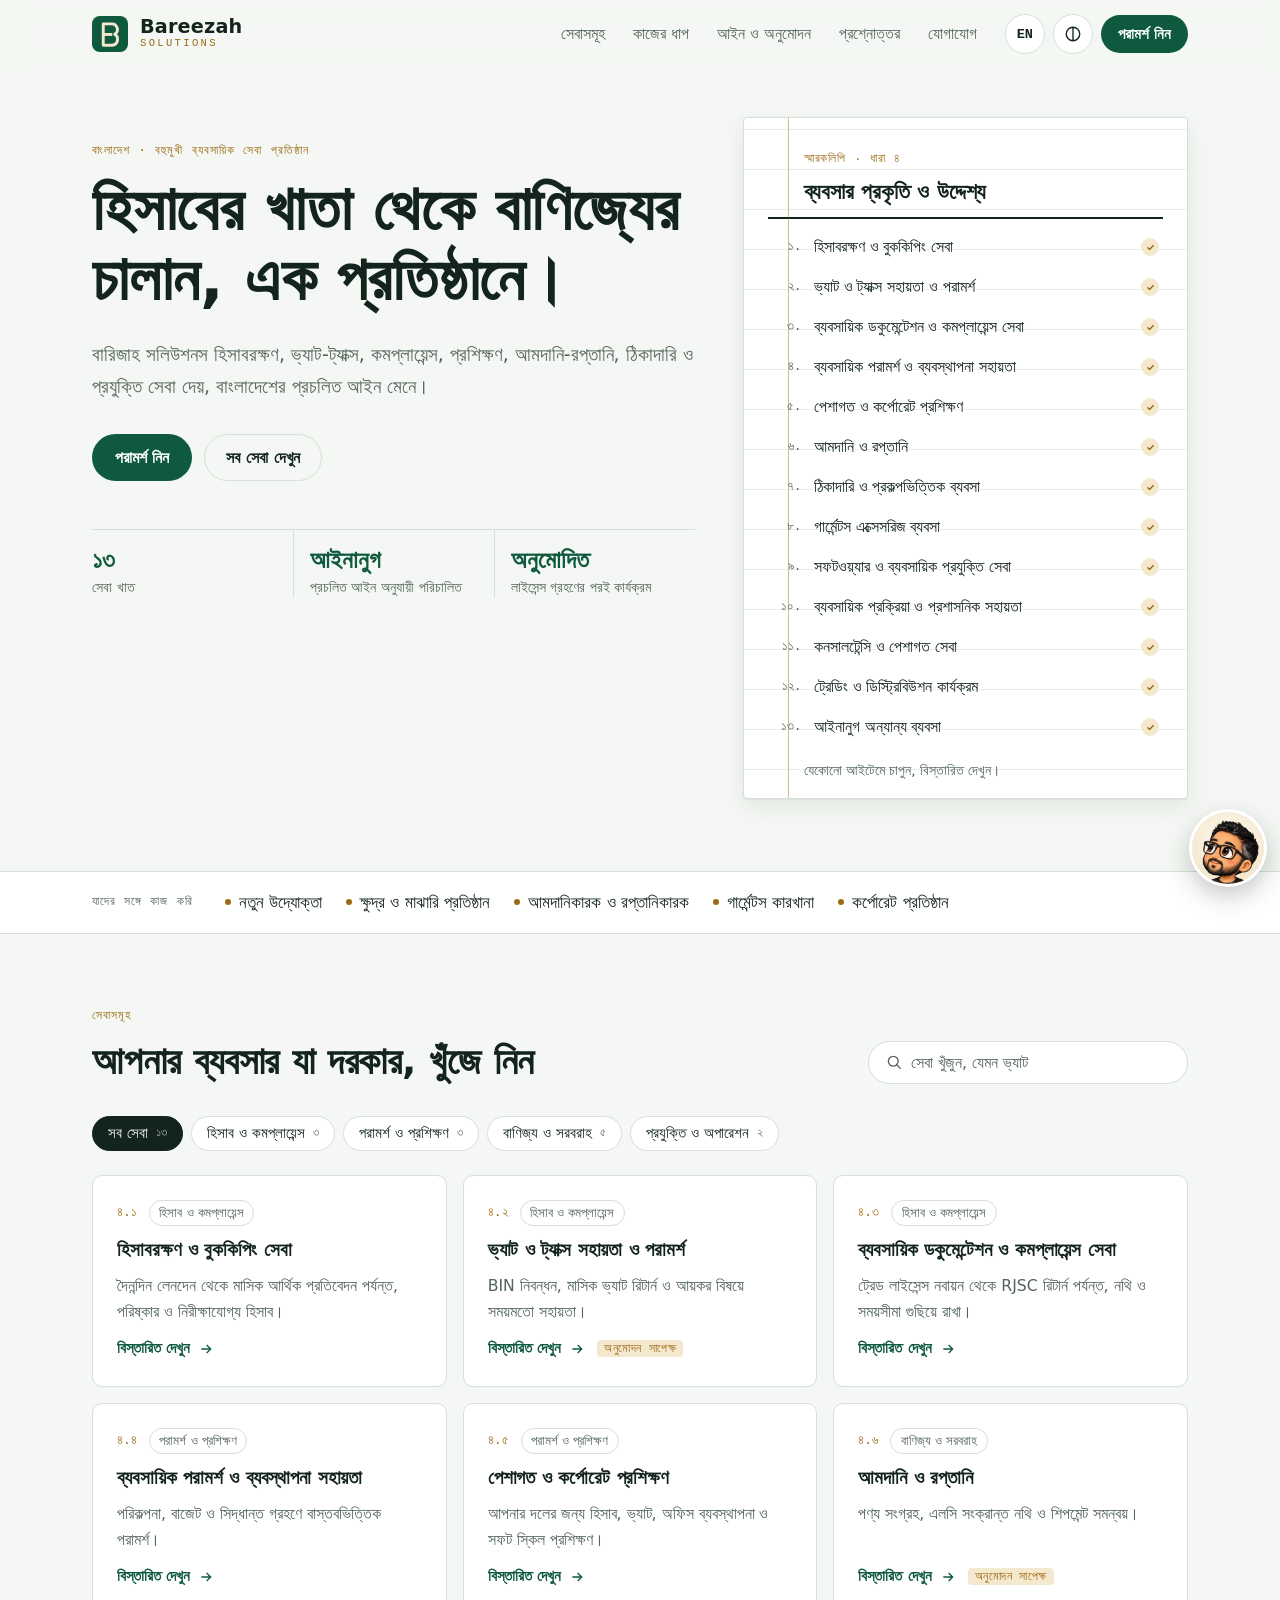
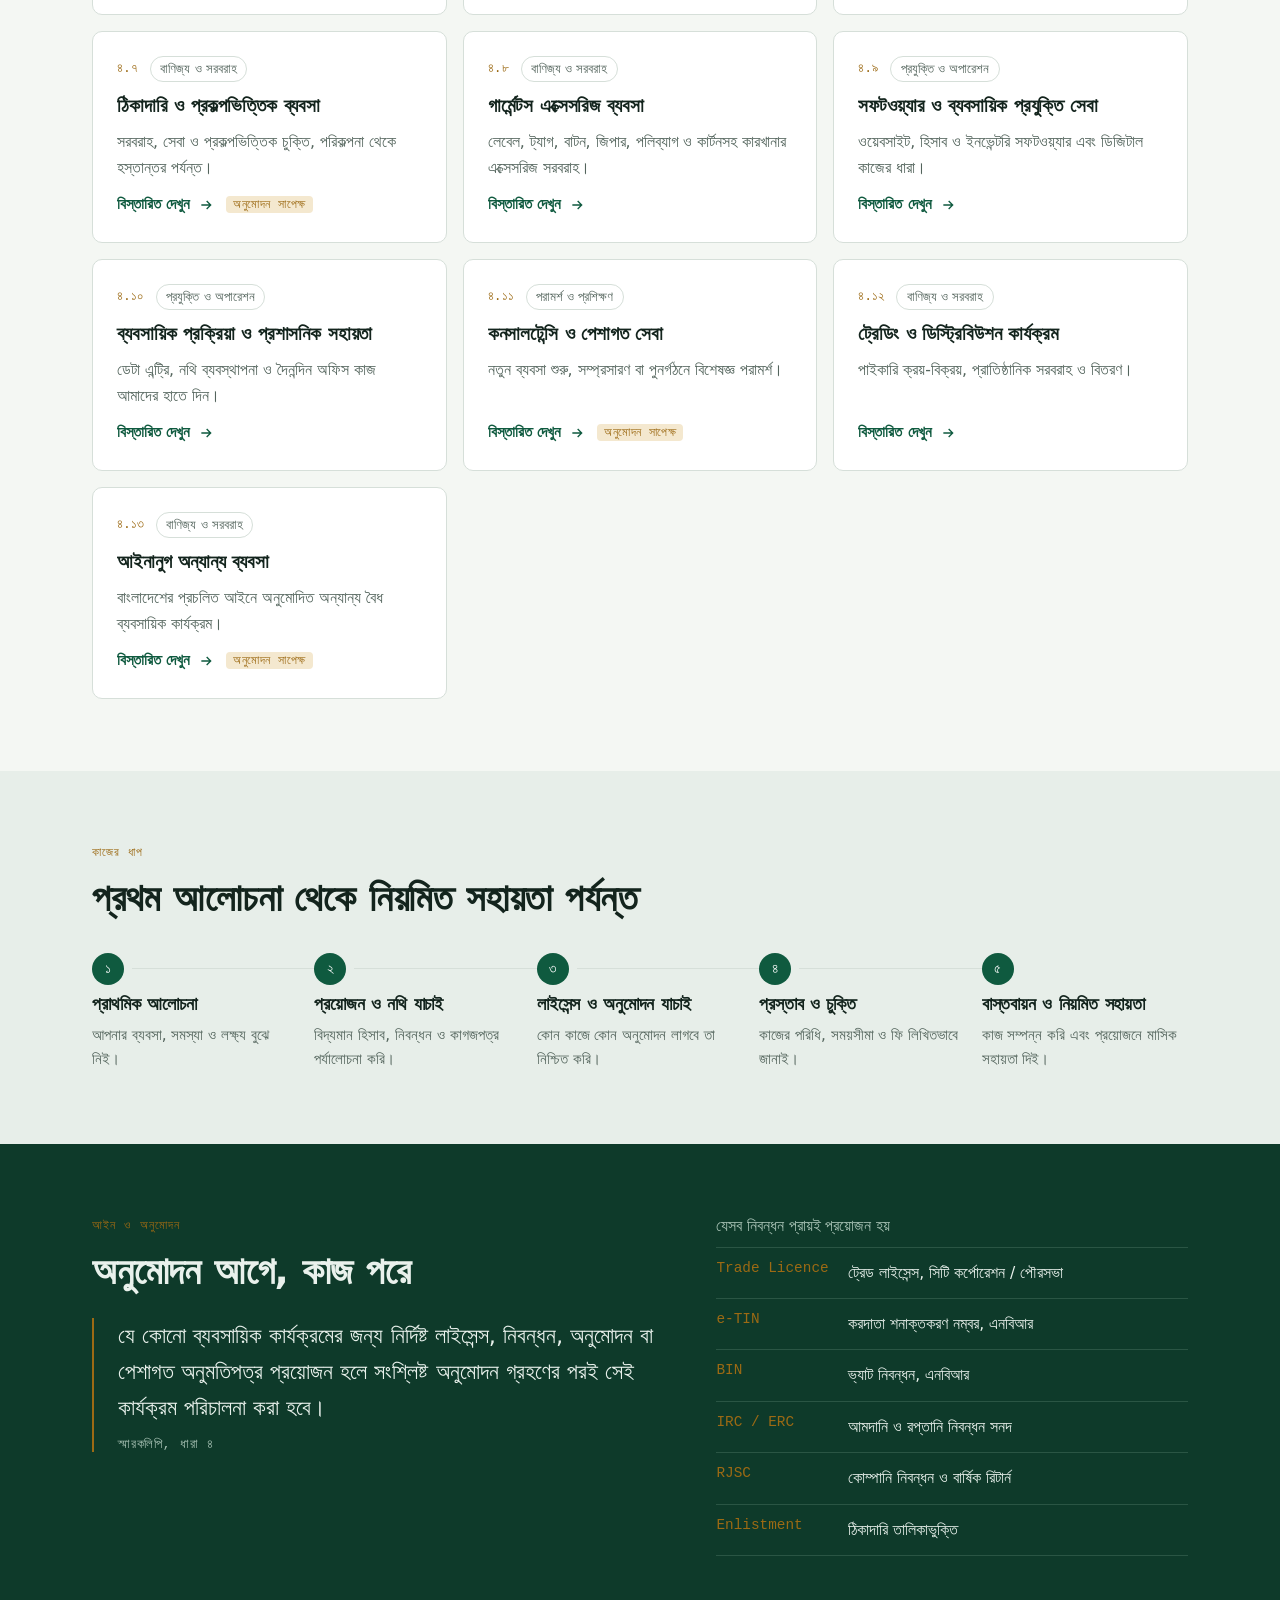
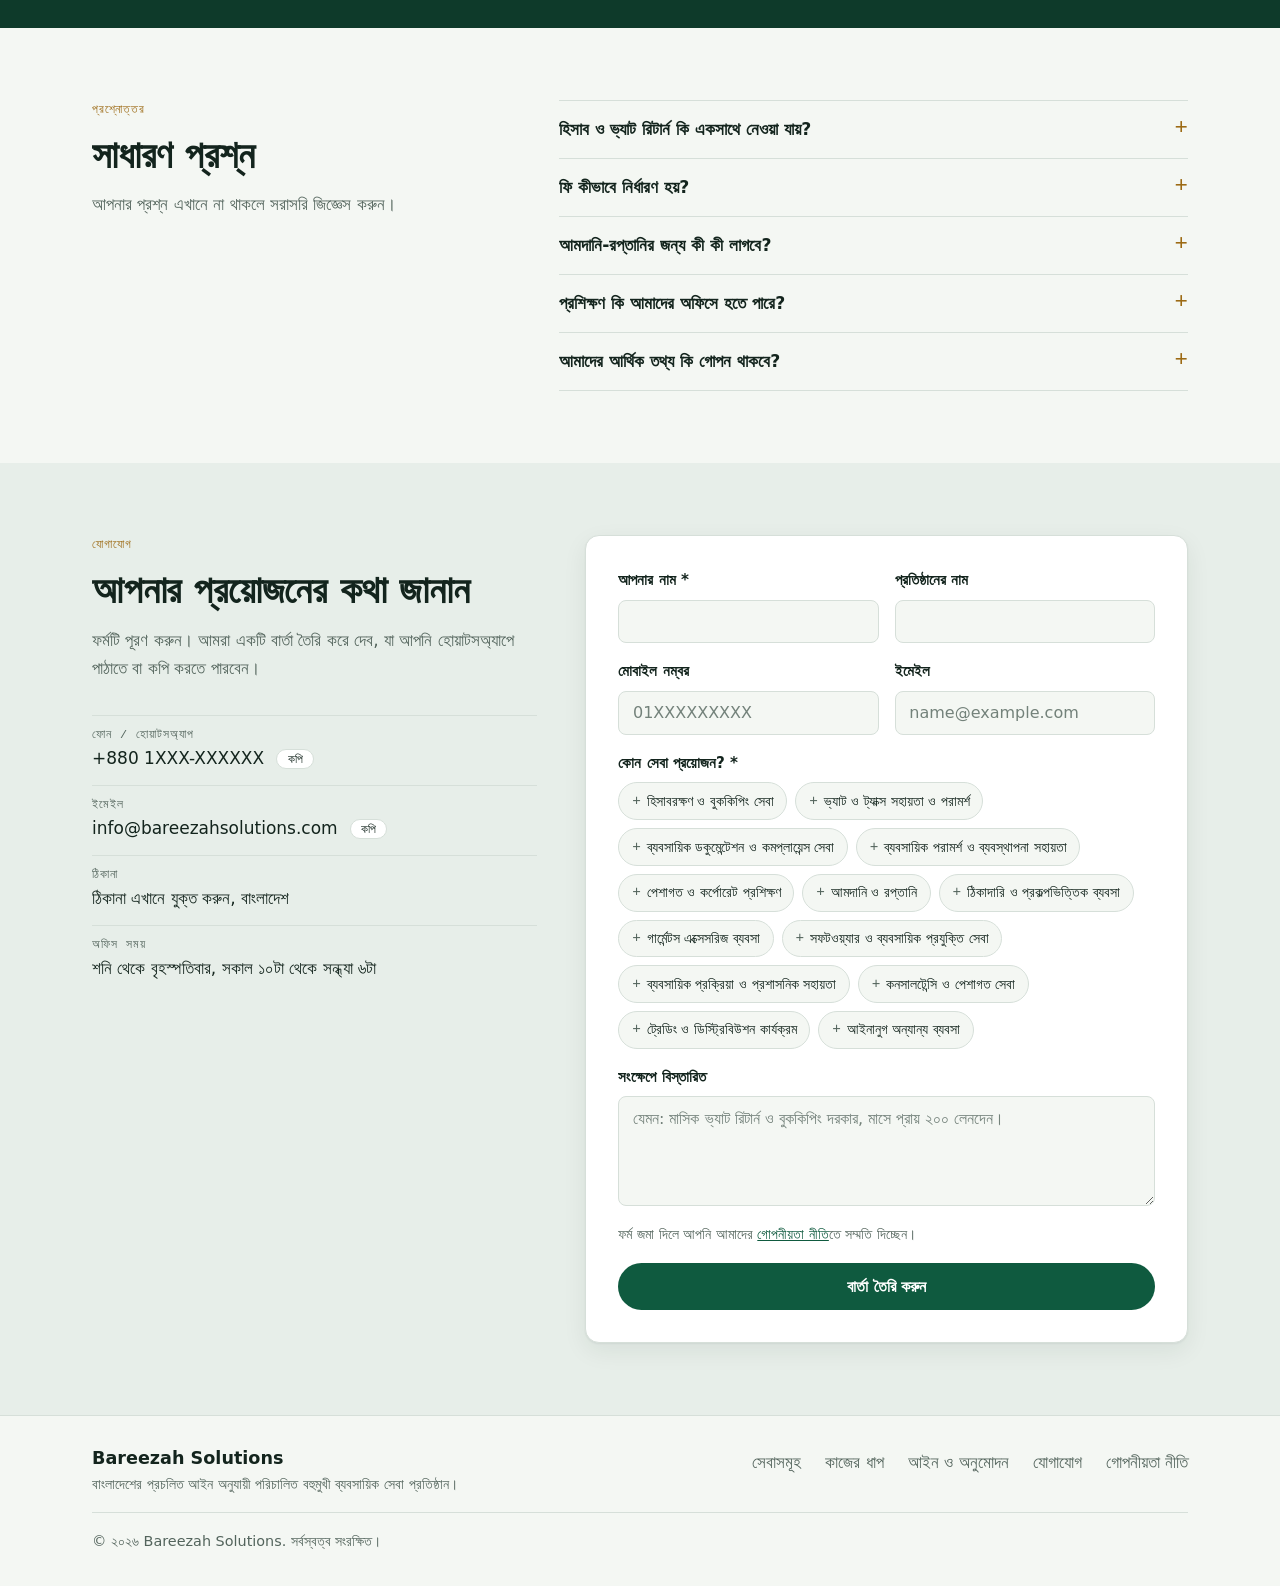
<file: index.html>
<!doctype html>
<html lang="bn">
<head>
<meta charset="utf-8">
<meta name="viewport" content="width=device-width, initial-scale=1, viewport-fit=cover">
<meta http-equiv="Content-Security-Policy" content="default-src 'self'; script-src 'self'; style-src 'self' https://fonts.googleapis.com; font-src https://fonts.gstatic.com; img-src 'self' data:; connect-src 'self' https://api.web3forms.com https://formspree.io; form-action 'self'; base-uri 'self'; object-src 'none'; upgrade-insecure-requests">
<meta name="referrer" content="strict-origin-when-cross-origin">
<!-- HEAD START -->
<title>Bareezah Solutions</title>
<meta name="claude:viewport-fit-sides" content="cover">
<meta name="description" content="Bareezah Solutions: accounting, VAT and tax, compliance, advisory, training, import and export, contracting, garments accessories, software and trading services in Bangladesh.">
<link rel="preconnect" href="https://fonts.googleapis.com">
<link rel="preconnect" href="https://fonts.gstatic.com" crossorigin>
<link rel="stylesheet" href="https://fonts.googleapis.com/css2?family=Anek+Bangla:wght@500;600;700&family=Hind+Siliguri:wght@400;500;600&family=IBM+Plex+Mono:wght@400;500&display=swap">
<!-- HEAD END -->
<meta name="keywords" content="Bareezah Solutions, বারিজাহ সলিউশনস, accounting Bangladesh, VAT return Bangladesh, bookkeeping, ভ্যাট রিটার্ন, হিসাবরক্ষণ, import export Bangladesh, garments accessories, corporate training">
<meta name="robots" content="index, follow">
<meta name="theme-color" content="#0f5a3f" media="(prefers-color-scheme: light)">
<meta name="theme-color" content="#0c1612" media="(prefers-color-scheme: dark)">
<link rel="canonical" href="https://bareezahsolutions.com/">

<meta property="og:type" content="website">
<meta property="og:site_name" content="Bareezah Solutions">
<meta property="og:title" content="Bareezah Solutions | বারিজাহ সলিউশনস">
<meta property="og:description" content="হিসাবরক্ষণ, ভ্যাট-ট্যাক্স, কমপ্লায়েন্স, প্রশিক্ষণ, আমদানি-রপ্তানি, ঠিকাদারি ও প্রযুক্তি সেবা। Accounting, VAT, compliance, trade and technology services in Bangladesh.">
<meta property="og:url" content="https://bareezahsolutions.com/">
<meta property="og:image" content="https://bareezahsolutions.com/assets/og-image.png">
<meta property="og:image:width" content="1200">
<meta property="og:image:height" content="630">
<meta property="og:locale" content="bn_BD">
<meta property="og:locale:alternate" content="en_US">
<meta name="twitter:card" content="summary_large_image">

<link rel="icon" href="assets/favicon.svg" type="image/svg+xml">
<link rel="icon" href="assets/favicon-32.png" sizes="32x32" type="image/png">
<link rel="apple-touch-icon" href="assets/apple-touch-icon.png">
<link rel="manifest" href="site.webmanifest">
<link rel="stylesheet" href="styles.css">
<link rel="stylesheet" href="assistant.css">
<link rel="preload" as="image" href="assets/mascot/look-ul.webp" type="image/webp">

<script type="application/ld+json">
{
  "@context": "https://schema.org",
  "@type": "ProfessionalService",
  "name": "Bareezah Solutions",
  "alternateName": "বারিজাহ সলিউশনস",
  "url": "https://bareezahsolutions.com/",
  "logo": "https://bareezahsolutions.com/assets/icon-512.png",
  "image": "https://bareezahsolutions.com/assets/og-image.png",
  "email": "info@bareezahsolutions.com",
  "areaServed": { "@type": "Country", "name": "Bangladesh" },
  "address": { "@type": "PostalAddress", "addressCountry": "BD" },
  "knowsLanguage": ["bn", "en"],
  "hasOfferCatalog": {
    "@type": "OfferCatalog",
    "name": "Services",
    "itemListElement": [
      { "@type": "Offer", "itemOffered": { "@type": "Service", "name": "Accounting & Bookkeeping" } },
      { "@type": "Offer", "itemOffered": { "@type": "Service", "name": "VAT & Tax Support and Advisory" } },
      { "@type": "Offer", "itemOffered": { "@type": "Service", "name": "Business Documentation & Compliance" } },
      { "@type": "Offer", "itemOffered": { "@type": "Service", "name": "Business Advisory & Management Support" } },
      { "@type": "Offer", "itemOffered": { "@type": "Service", "name": "Professional & Corporate Training" } },
      { "@type": "Offer", "itemOffered": { "@type": "Service", "name": "Import & Export" } },
      { "@type": "Offer", "itemOffered": { "@type": "Service", "name": "Contracting & Project-based Business" } },
      { "@type": "Offer", "itemOffered": { "@type": "Service", "name": "Garments Accessories" } },
      { "@type": "Offer", "itemOffered": { "@type": "Service", "name": "Software & Business Technology" } },
      { "@type": "Offer", "itemOffered": { "@type": "Service", "name": "Business Process & Administrative Support" } },
      { "@type": "Offer", "itemOffered": { "@type": "Service", "name": "Consultancy & Professional Services" } },
      { "@type": "Offer", "itemOffered": { "@type": "Service", "name": "Trading & Distribution" } }
    ]
  }
}
</script>
<script src="app.js" defer></script>
<script src="assistant.js" defer></script>
</head>
<body>
<!-- BODY START -->
<a class="skip" href="#main" data-i18n="skip">মূল বিষয়ে যান</a>

<header class="site-header" id="top">
  <div class="wrap header-row">
    <a class="brand" href="#top" aria-label="Bareezah Solutions">
      <svg class="brand-mark" viewBox="0 0 32 32" aria-hidden="true">
        <rect width="32" height="32" rx="7" class="mark-bg"></rect>
        <path d="M10 7h7.5a5 5 0 0 1 2.6 9.3A5.2 5.2 0 0 1 18 26H10z" class="mark-b"></path>
        <path d="M10 16.4h8" class="mark-b"></path>
      </svg>
      <span class="brand-text">
        <span class="brand-name">Bareezah</span>
        <span class="brand-sub">Solutions</span>
      </span>
    </a>

    <nav class="nav" id="nav" aria-label="Primary">
      <a href="#services" data-i18n="nav.services">সেবাসমূহ</a>
      <a href="#process" data-i18n="nav.process">কাজের ধাপ</a>
      <a href="#compliance" data-i18n="nav.compliance">আইন ও অনুমোদন</a>
      <a href="#faq" data-i18n="nav.faq">প্রশ্নোত্তর</a>
      <a href="#contact" data-i18n="nav.contact">যোগাযোগ</a>
    </nav>

    <div class="header-tools">
      <button class="tool" id="langBtn" type="button" aria-label="Switch language"><span id="langLabel">EN</span></button>
      <button class="tool" id="themeBtn" type="button" aria-label="Theme">
        <svg viewBox="0 0 24 24" aria-hidden="true"><path id="themeIcon" d="M12 3a9 9 0 1 0 9 9 7 7 0 0 1-9-9z"></path></svg>
      </button>
      <a class="btn btn-primary btn-sm header-cta" href="#contact" data-i18n="cta.consult">পরামর্শ নিন</a>
      <button class="tool menu-btn" id="menuBtn" type="button" aria-expanded="false" aria-controls="nav" aria-label="Menu">
        <svg viewBox="0 0 24 24" aria-hidden="true"><path d="M4 7h16M4 12h16M4 17h16"></path></svg>
      </button>
    </div>
  </div>
</header>

<main id="main">

  <section class="hero">
    <div class="wrap hero-grid">
      <div class="hero-copy">
        <p class="eyebrow" data-i18n="hero.eyebrow">বাংলাদেশ · বহুমুখী ব্যবসায়িক সেবা প্রতিষ্ঠান</p>
        <h1 data-i18n="hero.title">হিসাবের খাতা থেকে বাণিজ্যের চালান, এক প্রতিষ্ঠানে।</h1>
        <p class="lede" data-i18n="hero.lede">বারিজাহ সলিউশনস হিসাবরক্ষণ, ভ্যাট-ট্যাক্স, কমপ্লায়েন্স, প্রশিক্ষণ, আমদানি-রপ্তানি, ঠিকাদারি ও প্রযুক্তি সেবা দেয়, বাংলাদেশের প্রচলিত আইন মেনে।</p>
        <div class="hero-actions">
          <a class="btn btn-primary" href="#contact" data-i18n="cta.consult">পরামর্শ নিন</a>
          <a class="btn btn-ghost" href="#services" data-i18n="cta.services">সব সেবা দেখুন</a>
        </div>
        <ul class="facts">
          <li><strong id="factCount">১৩</strong><span data-i18n="fact.lines">সেবা খাত</span></li>
          <li><strong data-i18n="fact.law.k">আইনানুগ</strong><span data-i18n="fact.law">প্রচলিত আইন অনুযায়ী পরিচালিত</span></li>
          <li><strong data-i18n="fact.lic.k">অনুমোদিত</strong><span data-i18n="fact.lic">লাইসেন্স গ্রহণের পরই কার্যক্রম</span></li>
        </ul>
      </div>

      <aside class="memo" aria-labelledby="memoTitle">
        <div class="memo-head">
          <span class="memo-tag" data-i18n="memo.tag">স্মারকলিপি · ধারা ৪</span>
          <h2 id="memoTitle" data-i18n="memo.title">ব্যবসার প্রকৃতি ও উদ্দেশ্য</h2>
        </div>
        <ol class="memo-list" id="memoList"></ol>
        <p class="memo-foot" data-i18n="memo.foot">যেকোনো আইটেমে চাপুন, বিস্তারিত দেখুন।</p>
      </aside>
    </div>
  </section>

  <section class="audience" aria-label="Who we work with">
    <div class="wrap audience-row">
      <span class="audience-label" data-i18n="aud.label">যাদের সঙ্গে কাজ করি</span>
      <ul class="audience-list">
        <li data-i18n="aud.1">নতুন উদ্যোক্তা</li>
        <li data-i18n="aud.2">ক্ষুদ্র ও মাঝারি প্রতিষ্ঠান</li>
        <li data-i18n="aud.3">আমদানিকারক ও রপ্তানিকারক</li>
        <li data-i18n="aud.4">গার্মেন্টস কারখানা</li>
        <li data-i18n="aud.5">কর্পোরেট প্রতিষ্ঠান</li>
      </ul>
    </div>
  </section>

  <section class="section" id="services">
    <div class="wrap">
      <div class="section-head">
        <div>
          <p class="eyebrow" data-i18n="svc.eyebrow">সেবাসমূহ</p>
          <h2 data-i18n="svc.title">আপনার ব্যবসার যা দরকার, খুঁজে নিন</h2>
        </div>
        <label class="search" for="svcSearch">
          <svg viewBox="0 0 24 24" aria-hidden="true"><circle cx="11" cy="11" r="6.5"></circle><path d="m16 16 4.5 4.5"></path></svg>
          <input id="svcSearch" type="search" autocomplete="off" data-i18n-ph="svc.search" placeholder="সেবা খুঁজুন, যেমন ভ্যাট">
        </label>
      </div>

      <div class="chips" id="chips" role="group" aria-label="Service categories"></div>
      <div class="svc-grid" id="svcGrid" aria-live="polite"></div>
      <noscript>
        <ol class="noscript-list">
          <li>হিসাবরক্ষণ ও বুককিপিং সেবা (Accounting &amp; Bookkeeping)</li>
          <li>ভ্যাট ও ট্যাক্স সহায়তা ও পরামর্শ (VAT &amp; Tax Support and Advisory)</li>
          <li>ব্যবসায়িক ডকুমেন্টেশন ও কমপ্লায়েন্স সেবা (Business Documentation &amp; Compliance)</li>
          <li>ব্যবসায়িক পরামর্শ ও ব্যবস্থাপনা সহায়তা (Business Advisory &amp; Management Support)</li>
          <li>পেশাগত ও কর্পোরেট প্রশিক্ষণ (Professional &amp; Corporate Training)</li>
          <li>আমদানি ও রপ্তানি (Import &amp; Export)</li>
          <li>ঠিকাদারি ও প্রকল্পভিত্তিক ব্যবসা (Contracting &amp; Project-based Business)</li>
          <li>গার্মেন্টস এক্সেসরিজ ব্যবসা (Garments Accessories)</li>
          <li>সফটওয়্যার ও ব্যবসায়িক প্রযুক্তি সেবা (Software &amp; Business Technology)</li>
          <li>ব্যবসায়িক প্রক্রিয়া ও প্রশাসনিক সহায়তা (Business Process &amp; Administrative Support)</li>
          <li>কনসালটেন্সি ও পেশাগত সেবা (Consultancy &amp; Professional Services)</li>
          <li>ট্রেডিং ও ডিস্ট্রিবিউশন কার্যক্রম (Trading &amp; Distribution)</li>
          <li>আইনানুগ অন্যান্য ব্যবসা (Other Lawful Business)</li>
        </ol>
      </noscript>
      <p class="empty" id="svcEmpty" hidden data-i18n="svc.empty">এই নামে কোনো সেবা পাওয়া যায়নি। অন্য শব্দে খুঁজুন অথবা সরাসরি আমাদের জানান।</p>
    </div>
  </section>

  <section class="section section-tint" id="process">
    <div class="wrap">
      <div class="section-head">
        <div>
          <p class="eyebrow" data-i18n="proc.eyebrow">কাজের ধাপ</p>
          <h2 data-i18n="proc.title">প্রথম আলোচনা থেকে নিয়মিত সহায়তা পর্যন্ত</h2>
        </div>
      </div>
      <ol class="steps">
        <li><span class="step-n" data-n="1"></span><h3 data-i18n="proc.1.t">প্রাথমিক আলোচনা</h3><p data-i18n="proc.1.d">আপনার ব্যবসা, সমস্যা ও লক্ষ্য বুঝে নিই।</p></li>
        <li><span class="step-n" data-n="2"></span><h3 data-i18n="proc.2.t">প্রয়োজন ও নথি যাচাই</h3><p data-i18n="proc.2.d">বিদ্যমান হিসাব, নিবন্ধন ও কাগজপত্র পর্যালোচনা করি।</p></li>
        <li><span class="step-n" data-n="3"></span><h3 data-i18n="proc.3.t">লাইসেন্স ও অনুমোদন যাচাই</h3><p data-i18n="proc.3.d">কোন কাজে কোন অনুমোদন লাগবে তা নিশ্চিত করি।</p></li>
        <li><span class="step-n" data-n="4"></span><h3 data-i18n="proc.4.t">প্রস্তাব ও চুক্তি</h3><p data-i18n="proc.4.d">কাজের পরিধি, সময়সীমা ও ফি লিখিতভাবে জানাই।</p></li>
        <li><span class="step-n" data-n="5"></span><h3 data-i18n="proc.5.t">বাস্তবায়ন ও নিয়মিত সহায়তা</h3><p data-i18n="proc.5.d">কাজ সম্পন্ন করি এবং প্রয়োজনে মাসিক সহায়তা দিই।</p></li>
      </ol>
    </div>
  </section>

  <section class="band" id="compliance">
    <div class="wrap band-grid">
      <div>
        <p class="eyebrow eyebrow-band" data-i18n="comp.eyebrow">আইন ও অনুমোদন</p>
        <h2 data-i18n="comp.title">অনুমোদন আগে, কাজ পরে</h2>
        <blockquote class="band-quote">
          <p data-i18n="comp.quote">যে কোনো ব্যবসায়িক কার্যক্রমের জন্য নির্দিষ্ট লাইসেন্স, নিবন্ধন, অনুমোদন বা পেশাগত অনুমতিপত্র প্রয়োজন হলে সংশ্লিষ্ট অনুমোদন গ্রহণের পরই সেই কার্যক্রম পরিচালনা করা হবে।</p>
          <cite data-i18n="comp.cite">স্মারকলিপি, ধারা ৪</cite>
        </blockquote>
      </div>
      <div class="band-side">
        <h3 data-i18n="comp.list">যেসব নিবন্ধন প্রায়ই প্রয়োজন হয়</h3>
        <ul class="reg-list">
          <li><b>Trade Licence</b><span data-i18n="reg.trade">ট্রেড লাইসেন্স, সিটি কর্পোরেশন / পৌরসভা</span></li>
          <li><b>e-TIN</b><span data-i18n="reg.tin">করদাতা শনাক্তকরণ নম্বর, এনবিআর</span></li>
          <li><b>BIN</b><span data-i18n="reg.bin">ভ্যাট নিবন্ধন, এনবিআর</span></li>
          <li><b>IRC / ERC</b><span data-i18n="reg.irc">আমদানি ও রপ্তানি নিবন্ধন সনদ</span></li>
          <li><b>RJSC</b><span data-i18n="reg.rjsc">কোম্পানি নিবন্ধন ও বার্ষিক রিটার্ন</span></li>
          <li><b>Enlistment</b><span data-i18n="reg.enl">ঠিকাদারি তালিকাভুক্তি</span></li>
        </ul>
      </div>
    </div>
  </section>

  <section class="section" id="faq">
    <div class="wrap faq-grid">
      <div>
        <p class="eyebrow" data-i18n="faq.eyebrow">প্রশ্নোত্তর</p>
        <h2 data-i18n="faq.title">সাধারণ প্রশ্ন</h2>
        <p class="muted" data-i18n="faq.note">আপনার প্রশ্ন এখানে না থাকলে সরাসরি জিজ্ঞেস করুন।</p>
      </div>
      <div class="faq-list">
        <details><summary data-i18n="faq.1.q">হিসাব ও ভ্যাট রিটার্ন কি একসাথে নেওয়া যায়?</summary><p data-i18n="faq.1.a">হ্যাঁ। বুককিপিং, ভ্যাট রিটার্ন ও কমপ্লায়েন্স একসাথে মাসিক প্যাকেজে নেওয়া যায়, এতে হিসাব ও রিটার্নের তথ্য মিলে থাকে।</p></details>
        <details><summary data-i18n="faq.2.q">ফি কীভাবে নির্ধারণ হয়?</summary><p data-i18n="faq.2.a">কাজের পরিধি ও লেনদেনের পরিমাণের উপর। প্রাথমিক আলোচনার পর আমরা লিখিত কোটেশন দিই।</p></details>
        <details><summary data-i18n="faq.3.q">আমদানি-রপ্তানির জন্য কী কী লাগবে?</summary><p data-i18n="faq.3.a">সাধারণত ট্রেড লাইসেন্স, e-TIN, BIN এবং IRC (আমদানি) বা ERC (রপ্তানি) সনদ। কোনটি আছে আর কোনটি লাগবে, আমরা যাচাই করে জানাব।</p></details>
        <details><summary data-i18n="faq.4.q">প্রশিক্ষণ কি আমাদের অফিসে হতে পারে?</summary><p data-i18n="faq.4.a">হ্যাঁ। আপনার দলের প্রয়োজন অনুযায়ী অফিসে বা অনলাইনে কর্মশালা সাজানো হয়।</p></details>
        <details><summary data-i18n="faq.5.q">আমাদের আর্থিক তথ্য কি গোপন থাকবে?</summary><p data-i18n="faq.5.a">ক্লায়েন্টের সব নথি ও তথ্য গোপনীয়ভাবে সংরক্ষণ করা হয় এবং শুধু নির্ধারিত কাজে ব্যবহৃত হয়।</p></details>
      </div>
    </div>
  </section>

  <section class="section section-tint" id="contact">
    <div class="wrap contact-grid">
      <div class="contact-info">
        <p class="eyebrow" data-i18n="ct.eyebrow">যোগাযোগ</p>
        <h2 data-i18n="ct.title">আপনার প্রয়োজনের কথা জানান</h2>
        <p class="muted" data-i18n="ct.lede">ফর্মটি পূরণ করুন। আমরা একটি বার্তা তৈরি করে দেব, যা আপনি হোয়াটসঅ্যাপে পাঠাতে বা কপি করতে পারবেন।</p>
        <dl class="info-list">
          <div><dt data-i18n="ct.phone">ফোন / হোয়াটসঅ্যাপ</dt><dd><span id="cPhone"></span><button class="copy" type="button" data-copy="phone" data-i18n="copy">কপি</button></dd></div>
          <div><dt data-i18n="ct.email">ইমেইল</dt><dd><span id="cEmail"></span><button class="copy" type="button" data-copy="email" data-i18n="copy">কপি</button></dd></div>
          <div><dt data-i18n="ct.address">ঠিকানা</dt><dd id="cAddress"></dd></div>
          <div><dt data-i18n="ct.hours">অফিস সময়</dt><dd id="cHours"></dd></div>
        </dl>
      </div>

      <form class="form" id="contactForm" novalidate>
        <div class="hp" aria-hidden="true">
          <label for="fWebsite">Website</label>
          <input id="fWebsite" name="website" type="text" tabindex="-1" autocomplete="off">
        </div>
        <div class="field-row">
          <div class="field">
            <label for="fName" data-i18n="f.name">আপনার নাম *</label>
            <input id="fName" name="name" type="text" autocomplete="name" required>
            <small class="err" id="eName"></small>
          </div>
          <div class="field">
            <label for="fOrg" data-i18n="f.org">প্রতিষ্ঠানের নাম</label>
            <input id="fOrg" name="org" type="text" autocomplete="organization">
          </div>
        </div>
        <div class="field-row">
          <div class="field">
            <label for="fPhone" data-i18n="f.phone">মোবাইল নম্বর</label>
            <input id="fPhone" name="phone" type="tel" autocomplete="tel" inputmode="tel" placeholder="01XXXXXXXXX">
          </div>
          <div class="field">
            <label for="fEmail" data-i18n="f.email">ইমেইল</label>
            <input id="fEmail" name="email" type="email" autocomplete="email" placeholder="name@example.com">
          </div>
        </div>
        <small class="err" id="eContact"></small>

        <fieldset class="field">
          <legend data-i18n="f.services">কোন সেবা প্রয়োজন? *</legend>
          <div class="pick" id="pick"></div>
          <small class="err" id="eServices"></small>
        </fieldset>

        <div class="field">
          <label for="fMsg" data-i18n="f.msg">সংক্ষেপে বিস্তারিত</label>
          <textarea id="fMsg" name="msg" rows="4" data-i18n-ph="f.msg.ph" placeholder="যেমন: মাসিক ভ্যাট রিটার্ন ও বুককিপিং দরকার, মাসে প্রায় ২০০ লেনদেন।"></textarea>
        </div>

        <p class="consent small muted"><span data-i18n="f.consent">ফর্ম জমা দিলে আপনি আমাদের</span> <a href="privacy.html" data-i18n="f.privacy">গোপনীয়তা নীতি</a><span data-i18n="f.consent2">তে সম্মতি দিচ্ছেন।</span></p>

        <button class="btn btn-primary btn-block" type="submit" id="submitBtn" data-i18n="f.submit">বার্তা তৈরি করুন</button>

        <div class="sent" id="sent" role="status" hidden>
          <p class="result-title" data-i18n="s.title">ধন্যবাদ, আপনার অনুরোধ পৌঁছেছে।</p>
          <p class="muted" data-i18n="s.body">আমরা কর্মদিবসের মধ্যে আপনার দেওয়া নম্বর বা ইমেইলে যোগাযোগ করব।</p>
          <button class="btn btn-ghost btn-sm" type="button" id="sendAnother" data-i18n="s.again">আরেকটি অনুরোধ পাঠান</button>
        </div>

        <div class="result" id="result" hidden>
          <p class="send-error" id="sendError" hidden data-i18n="r.failed">অনলাইনে পাঠানো যায়নি। নিচের বার্তাটি কপি করে ইমেইল বা হোয়াটসঅ্যাপে পাঠান।</p>
          <p class="result-title" data-i18n="r.title">আপনার বার্তা প্রস্তুত</p>
          <pre class="result-text" id="resultText"></pre>
          <div class="result-actions">
            <button class="btn btn-primary btn-sm" type="button" id="copyMsg" data-i18n="r.copy">বার্তা কপি করুন</button>
            <a class="btn btn-ghost btn-sm" id="waLink" href="#" target="_blank" rel="noopener" data-i18n="r.wa">হোয়াটসঅ্যাপে খুলুন</a>
          </div>
          <p class="muted small" data-i18n="r.note">বার্তাটি পাঠানোর পর আমরা কর্মদিবসের মধ্যে যোগাযোগ করব।</p>
        </div>
      </form>
    </div>
  </section>
</main>

<footer class="footer">
  <div class="wrap footer-grid">
    <div>
      <p class="footer-brand">Bareezah Solutions</p>
      <p class="muted small" data-i18n="ft.line">বাংলাদেশের প্রচলিত আইন অনুযায়ী পরিচালিত বহুমুখী ব্যবসায়িক সেবা প্রতিষ্ঠান।</p>
    </div>
    <nav class="footer-links" aria-label="Footer">
      <a href="#services" data-i18n="nav.services">সেবাসমূহ</a>
      <a href="#process" data-i18n="nav.process">কাজের ধাপ</a>
      <a href="#compliance" data-i18n="nav.compliance">আইন ও অনুমোদন</a>
      <a href="#contact" data-i18n="nav.contact">যোগাযোগ</a>
      <a href="privacy.html" data-i18n="f.privacy">গোপনীয়তা নীতি</a>
    </nav>
    <p class="muted small copyright">© <span id="year"></span> Bareezah Solutions. <span data-i18n="ft.rights">সর্বস্বত্ব সংরক্ষিত।</span></p>
  </div>
</footer>

<dialog class="sheet" id="sheet" aria-labelledby="sheetTitle">
  <div class="sheet-inner">
    <div class="sheet-top">
      <span class="sheet-meta" id="sheetMeta"></span>
      <button class="tool" type="button" id="sheetClose" aria-label="Close">
        <svg viewBox="0 0 24 24" aria-hidden="true"><path d="M6 6l12 12M18 6 6 18"></path></svg>
      </button>
    </div>
    <h2 id="sheetTitle"></h2>
    <p id="sheetDesc" class="sheet-desc"></p>
    <h3 class="sheet-h" data-i18n="sh.inc">যা অন্তর্ভুক্ত</h3>
    <ul id="sheetInc" class="ticks"></ul>
    <div class="sheet-lic" id="sheetLic" hidden>
      <h3 class="sheet-h" data-i18n="sh.lic">প্রয়োজনীয় অনুমোদন</h3>
      <p id="sheetLicText"></p>
    </div>
    <div class="sheet-actions">
      <button class="btn btn-primary" type="button" id="sheetAsk" data-i18n="sh.ask">এই সেবার জন্য যোগাযোগ করুন</button>
    </div>
  </div>
</dialog>

<div class="toast" id="toast" role="status" aria-live="polite" hidden></div>
<!-- BODY END -->
</body>
</html>
</file>
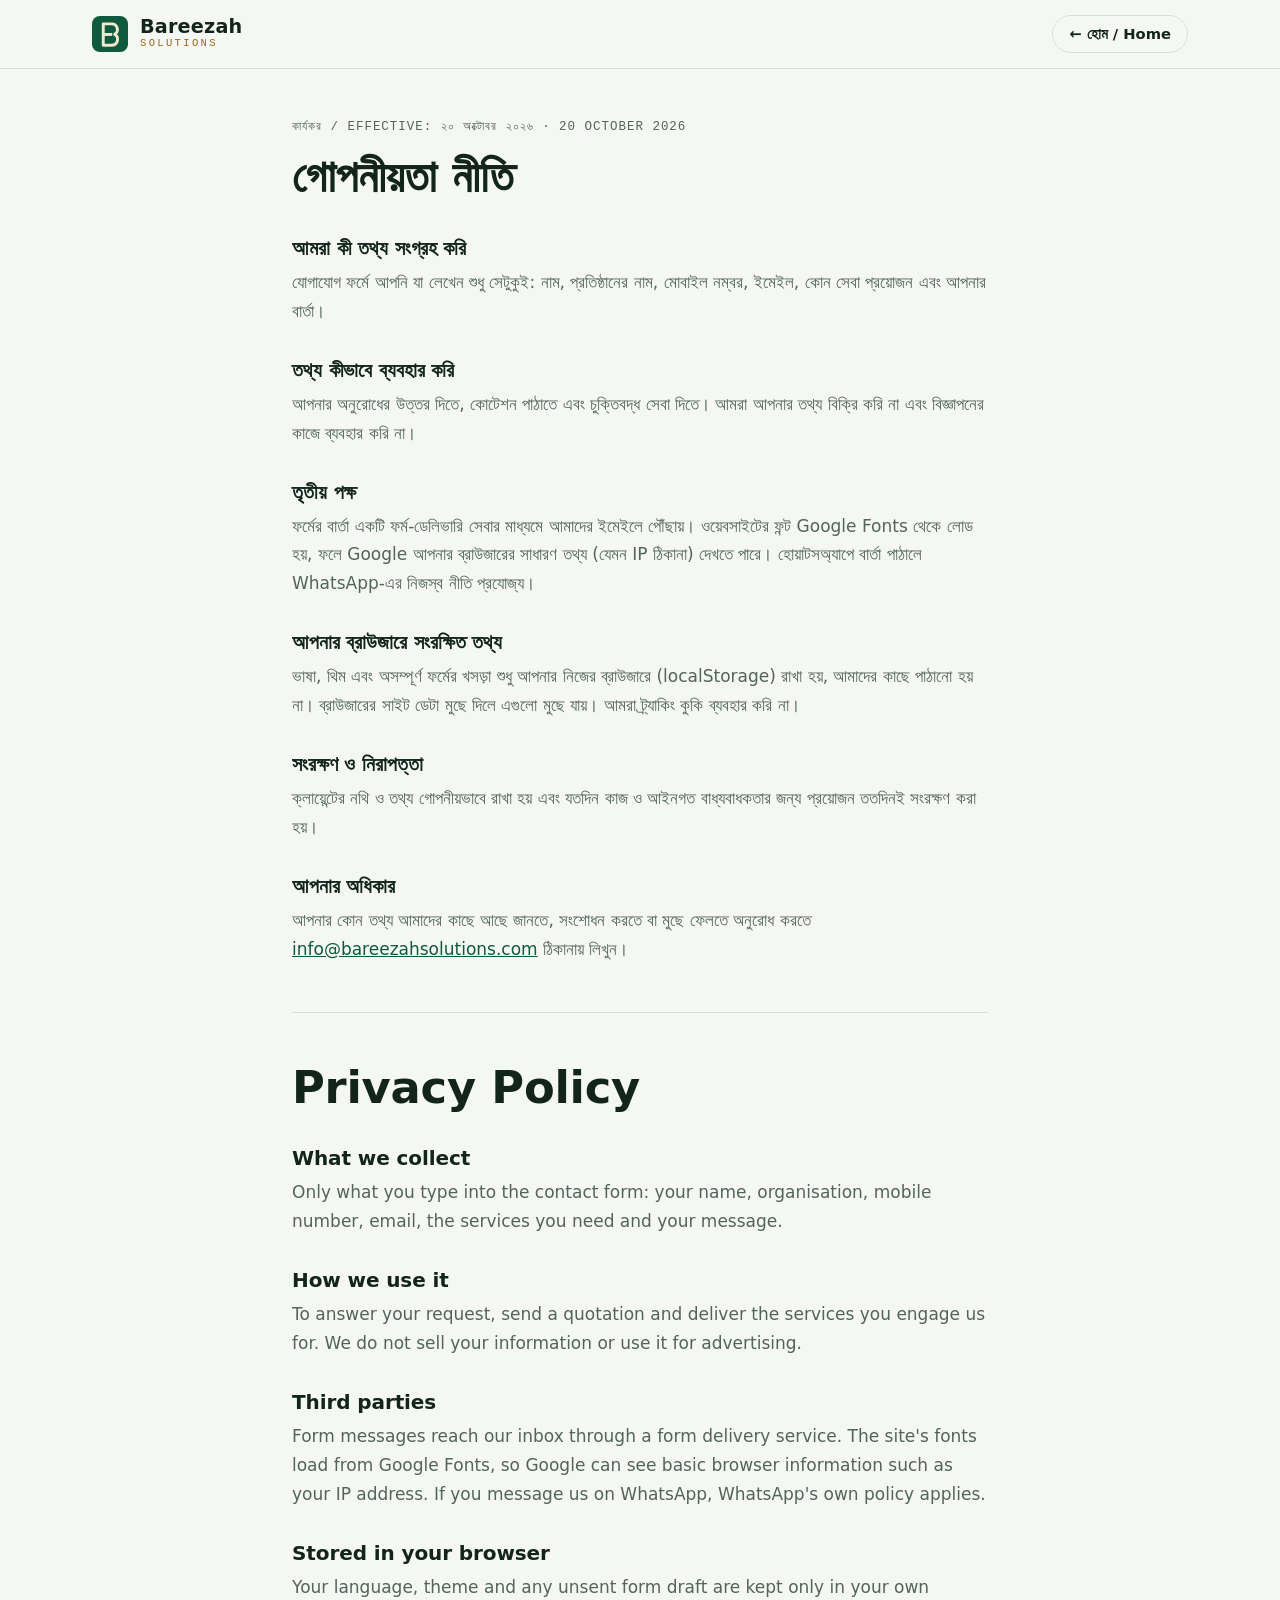
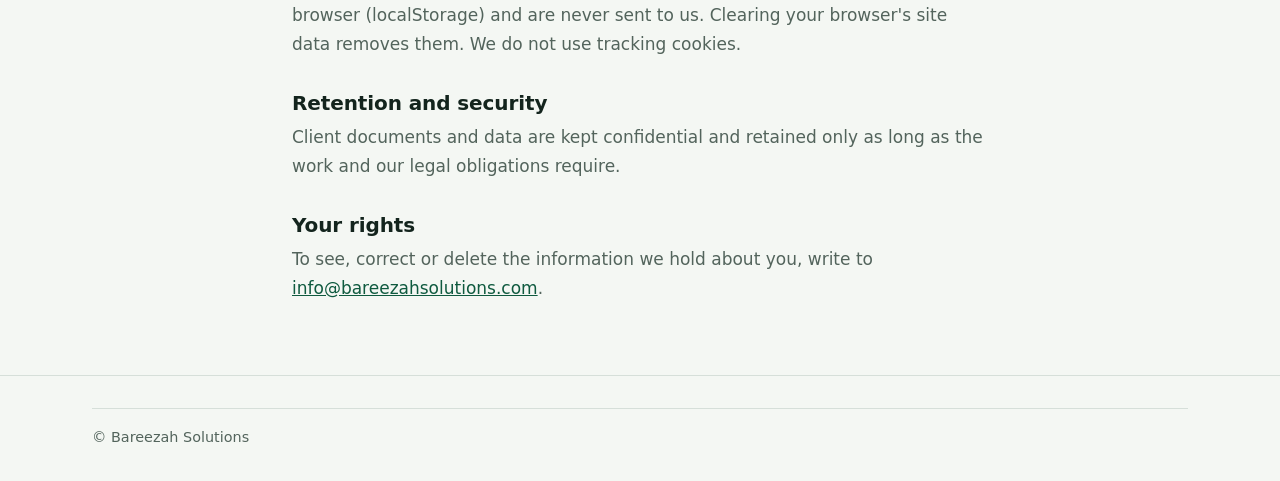
<file: privacy.html>
<!doctype html>
<html lang="bn">
<head>
<meta charset="utf-8">
<meta name="viewport" content="width=device-width, initial-scale=1, viewport-fit=cover">
<meta http-equiv="Content-Security-Policy" content="default-src 'self'; script-src 'self'; style-src 'self' https://fonts.googleapis.com; font-src https://fonts.gstatic.com; img-src 'self' data:; connect-src 'self' https://api.web3forms.com https://formspree.io; form-action 'self'; base-uri 'self'; object-src 'none'; upgrade-insecure-requests">
<meta name="referrer" content="strict-origin-when-cross-origin">
<title>Privacy Policy | Bareezah Solutions</title>
<meta name="description" content="How Bareezah Solutions collects, uses and protects information sent through its website.">
<link rel="canonical" href="https://bareezahsolutions.com/privacy.html">
<meta name="theme-color" content="#0f5a3f">
<link rel="icon" href="assets/favicon.svg" type="image/svg+xml">
<link rel="icon" href="assets/favicon-32.png" sizes="32x32" type="image/png">
<link rel="apple-touch-icon" href="assets/apple-touch-icon.png">
<link rel="preconnect" href="https://fonts.googleapis.com">
<link rel="preconnect" href="https://fonts.gstatic.com" crossorigin>
<link rel="stylesheet" href="https://fonts.googleapis.com/css2?family=Anek+Bangla:wght@500;600;700&family=Hind+Siliguri:wght@400;500;600&family=IBM+Plex+Mono:wght@400;500&display=swap">
<link rel="stylesheet" href="styles.css">
</head>
<body>
<header class="site-header scrolled">
  <div class="wrap header-row">
    <a class="brand" href="./" aria-label="Bareezah Solutions home">
      <svg class="brand-mark" viewBox="0 0 32 32" aria-hidden="true">
        <rect width="32" height="32" rx="7" class="mark-bg"></rect>
        <path d="M10 7h7.5a5 5 0 0 1 2.6 9.3A5.2 5.2 0 0 1 18 26H10z" class="mark-b"></path>
        <path d="M10 16.4h8" class="mark-b"></path>
      </svg>
      <span class="brand-text"><span class="brand-name">Bareezah</span><span class="brand-sub">Solutions</span></span>
    </a>
    <a class="btn btn-ghost btn-sm" href="./">← হোম / Home</a>
  </div>
</header>

<main class="wrap doc">
  <p class="eyebrow">কার্যকর / Effective: ২০ অক্টোবর ২০২৬ · 20 October 2026</p>
  <h1>গোপনীয়তা নীতি</h1>

  <section lang="bn">
    <h2>আমরা কী তথ্য সংগ্রহ করি</h2>
    <p>যোগাযোগ ফর্মে আপনি যা লেখেন শুধু সেটুকুই: নাম, প্রতিষ্ঠানের নাম, মোবাইল নম্বর, ইমেইল, কোন সেবা প্রয়োজন এবং আপনার বার্তা।</p>
    <h2>তথ্য কীভাবে ব্যবহার করি</h2>
    <p>আপনার অনুরোধের উত্তর দিতে, কোটেশন পাঠাতে এবং চুক্তিবদ্ধ সেবা দিতে। আমরা আপনার তথ্য বিক্রি করি না এবং বিজ্ঞাপনের কাজে ব্যবহার করি না।</p>
    <h2>তৃতীয় পক্ষ</h2>
    <p>ফর্মের বার্তা একটি ফর্ম-ডেলিভারি সেবার মাধ্যমে আমাদের ইমেইলে পৌঁছায়। ওয়েবসাইটের ফন্ট Google Fonts থেকে লোড হয়, ফলে Google আপনার ব্রাউজারের সাধারণ তথ্য (যেমন IP ঠিকানা) দেখতে পারে। হোয়াটসঅ্যাপে বার্তা পাঠালে WhatsApp-এর নিজস্ব নীতি প্রযোজ্য।</p>
    <h2>আপনার ব্রাউজারে সংরক্ষিত তথ্য</h2>
    <p>ভাষা, থিম এবং অসম্পূর্ণ ফর্মের খসড়া শুধু আপনার নিজের ব্রাউজারে (localStorage) রাখা হয়, আমাদের কাছে পাঠানো হয় না। ব্রাউজারের সাইট ডেটা মুছে দিলে এগুলো মুছে যায়। আমরা ট্র্যাকিং কুকি ব্যবহার করি না।</p>
    <h2>সংরক্ষণ ও নিরাপত্তা</h2>
    <p>ক্লায়েন্টের নথি ও তথ্য গোপনীয়ভাবে রাখা হয় এবং যতদিন কাজ ও আইনগত বাধ্যবাধকতার জন্য প্রয়োজন ততদিনই সংরক্ষণ করা হয়।</p>
    <h2>আপনার অধিকার</h2>
    <p>আপনার কোন তথ্য আমাদের কাছে আছে জানতে, সংশোধন করতে বা মুছে ফেলতে অনুরোধ করতে <a href="mailto:info@bareezahsolutions.com">info@bareezahsolutions.com</a> ঠিকানায় লিখুন।</p>
  </section>

  <hr>

  <section lang="en">
    <h1 class="doc-h1-en">Privacy Policy</h1>
    <h2>What we collect</h2>
    <p>Only what you type into the contact form: your name, organisation, mobile number, email, the services you need and your message.</p>
    <h2>How we use it</h2>
    <p>To answer your request, send a quotation and deliver the services you engage us for. We do not sell your information or use it for advertising.</p>
    <h2>Third parties</h2>
    <p>Form messages reach our inbox through a form delivery service. The site's fonts load from Google Fonts, so Google can see basic browser information such as your IP address. If you message us on WhatsApp, WhatsApp's own policy applies.</p>
    <h2>Stored in your browser</h2>
    <p>Your language, theme and any unsent form draft are kept only in your own browser (localStorage) and are never sent to us. Clearing your browser's site data removes them. We do not use tracking cookies.</p>
    <h2>Retention and security</h2>
    <p>Client documents and data are kept confidential and retained only as long as the work and our legal obligations require.</p>
    <h2>Your rights</h2>
    <p>To see, correct or delete the information we hold about you, write to <a href="mailto:info@bareezahsolutions.com">info@bareezahsolutions.com</a>.</p>
  </section>
</main>

<footer class="footer">
  <div class="wrap footer-grid">
    <p class="muted small copyright">© Bareezah Solutions</p>
  </div>
</footer>
</body>
</html>
</file>
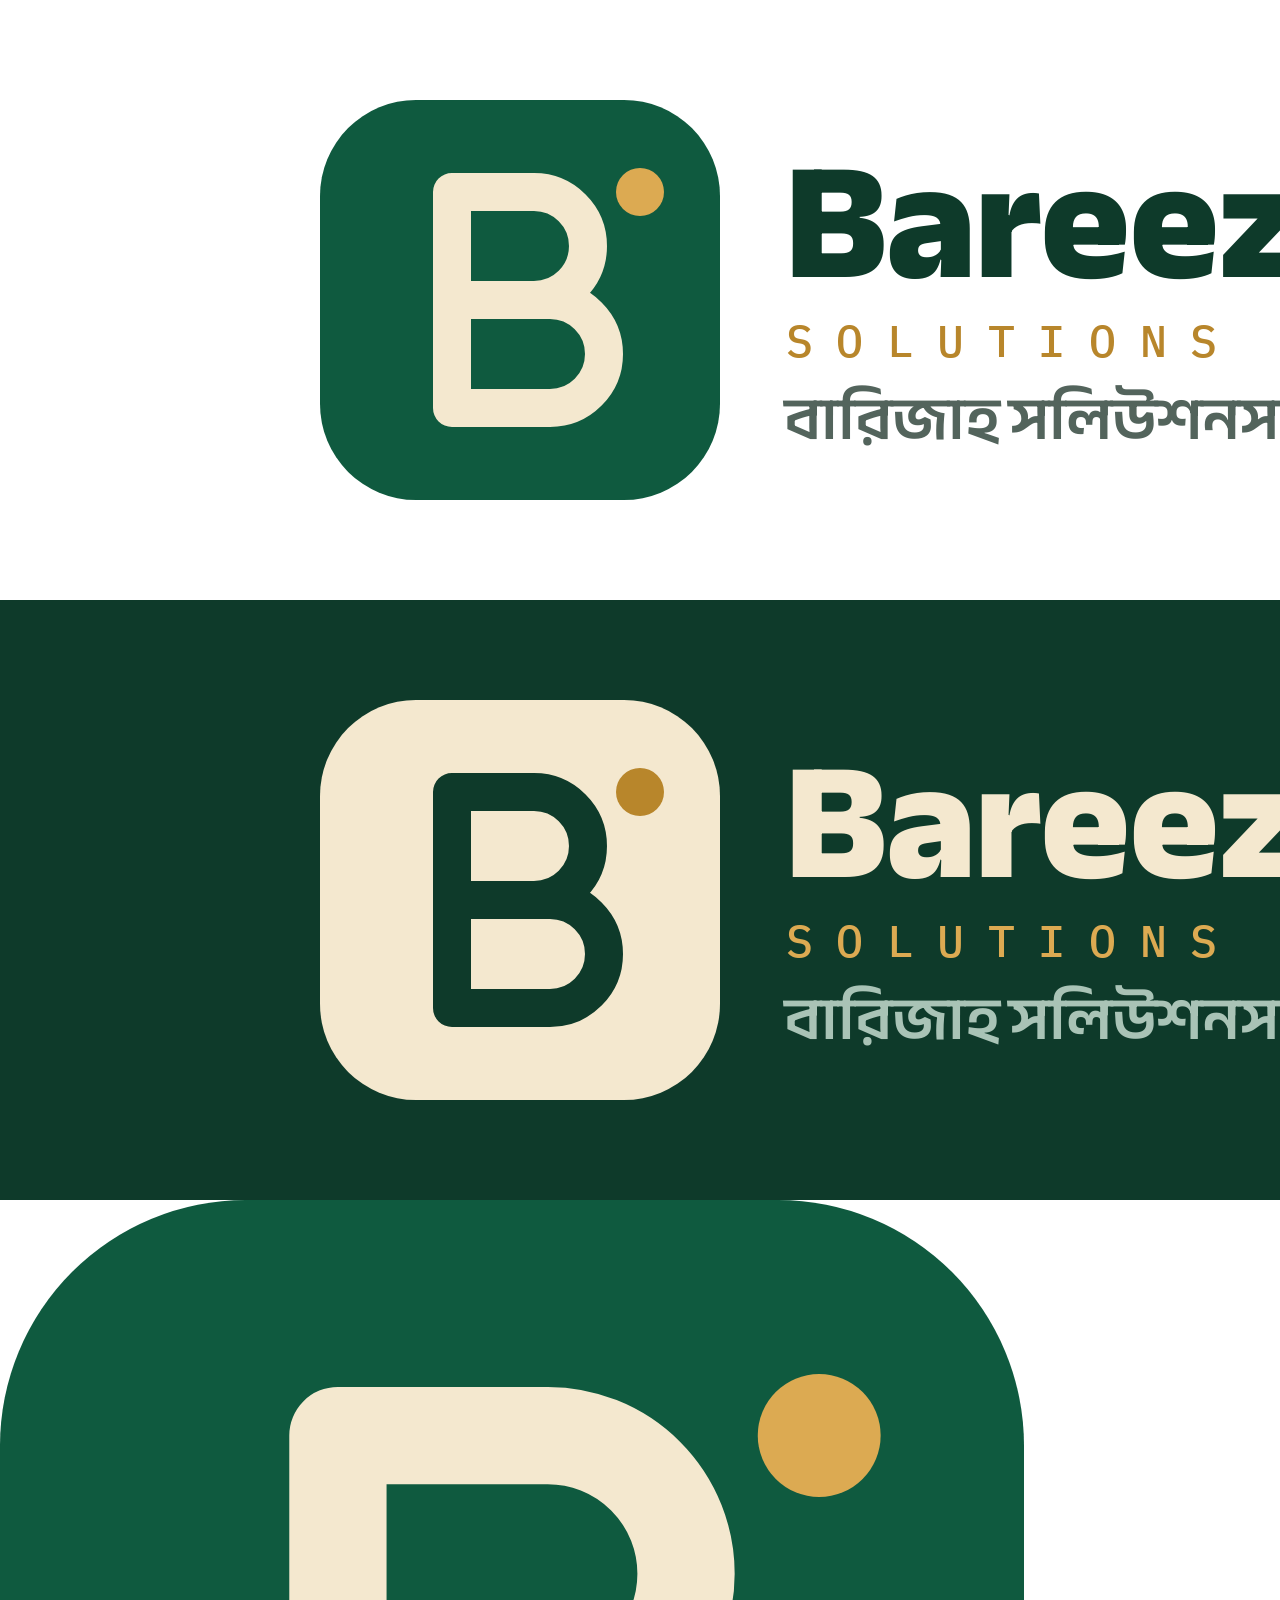
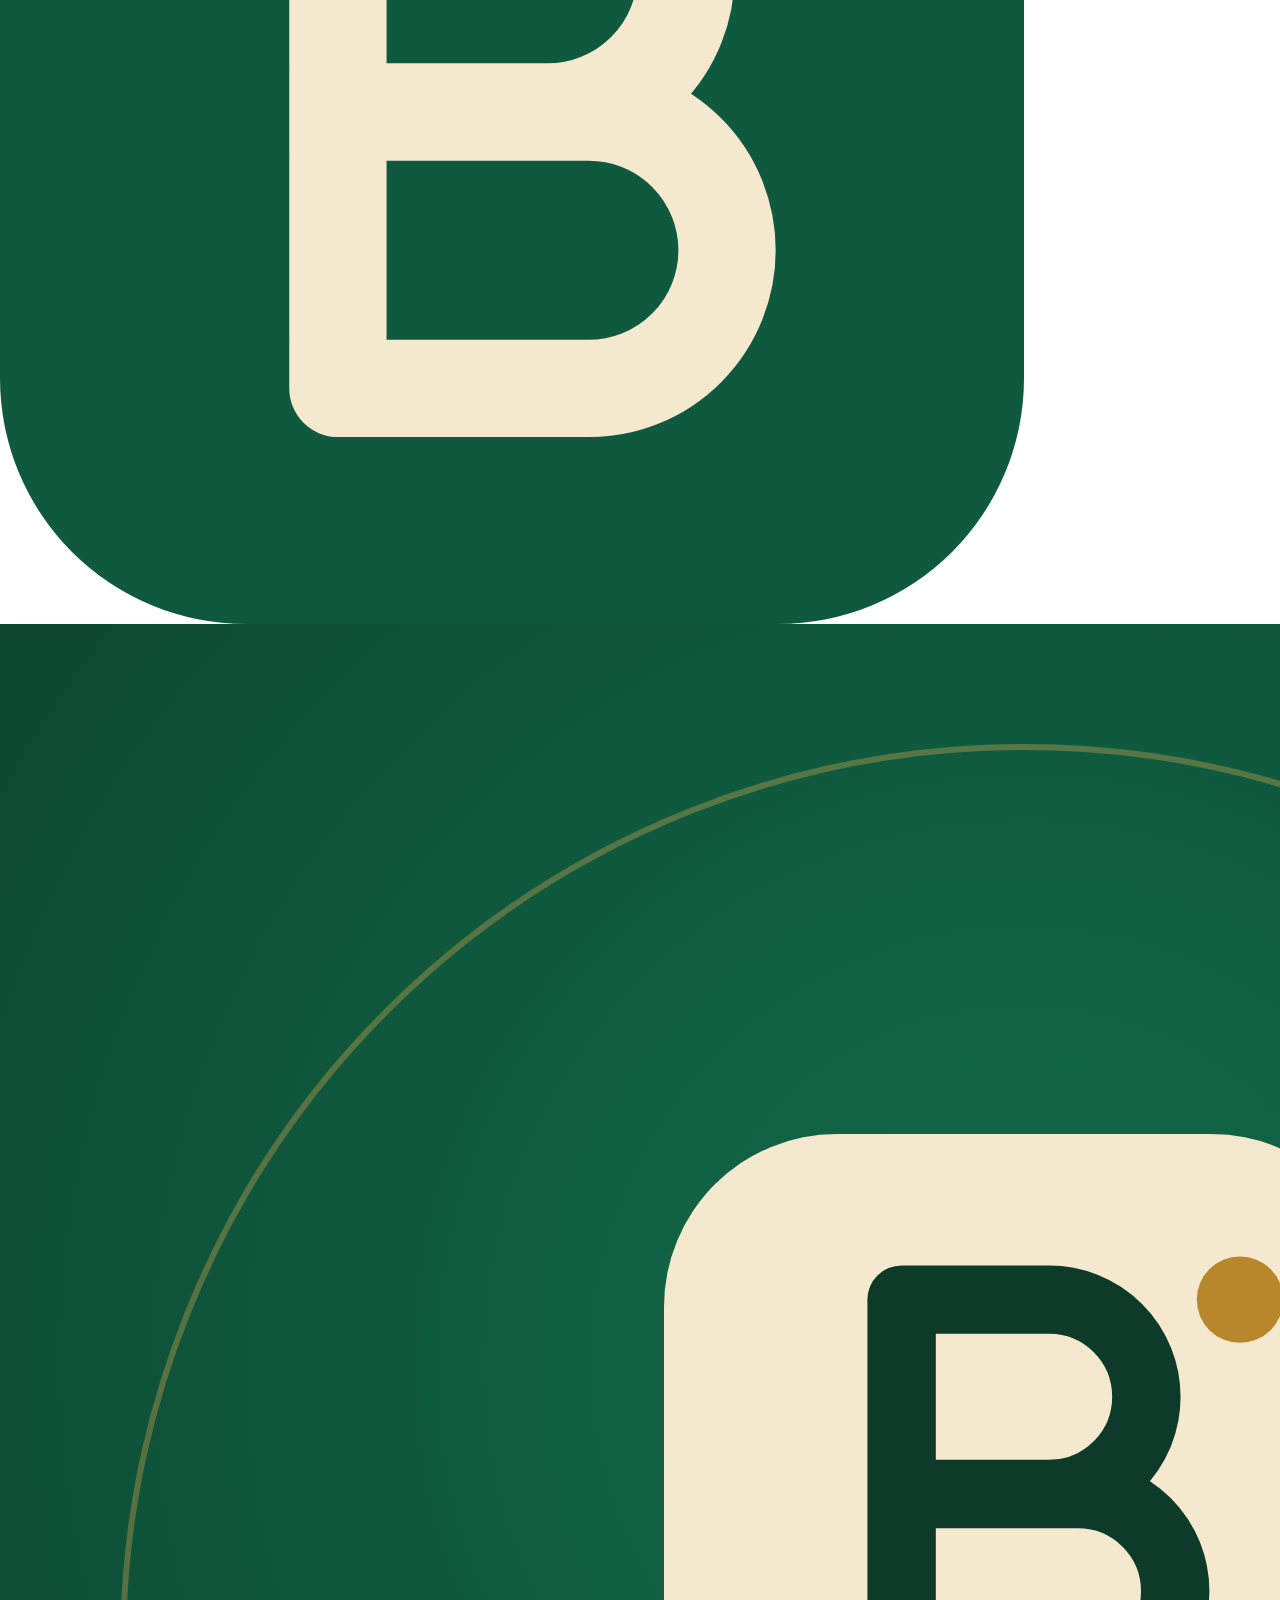
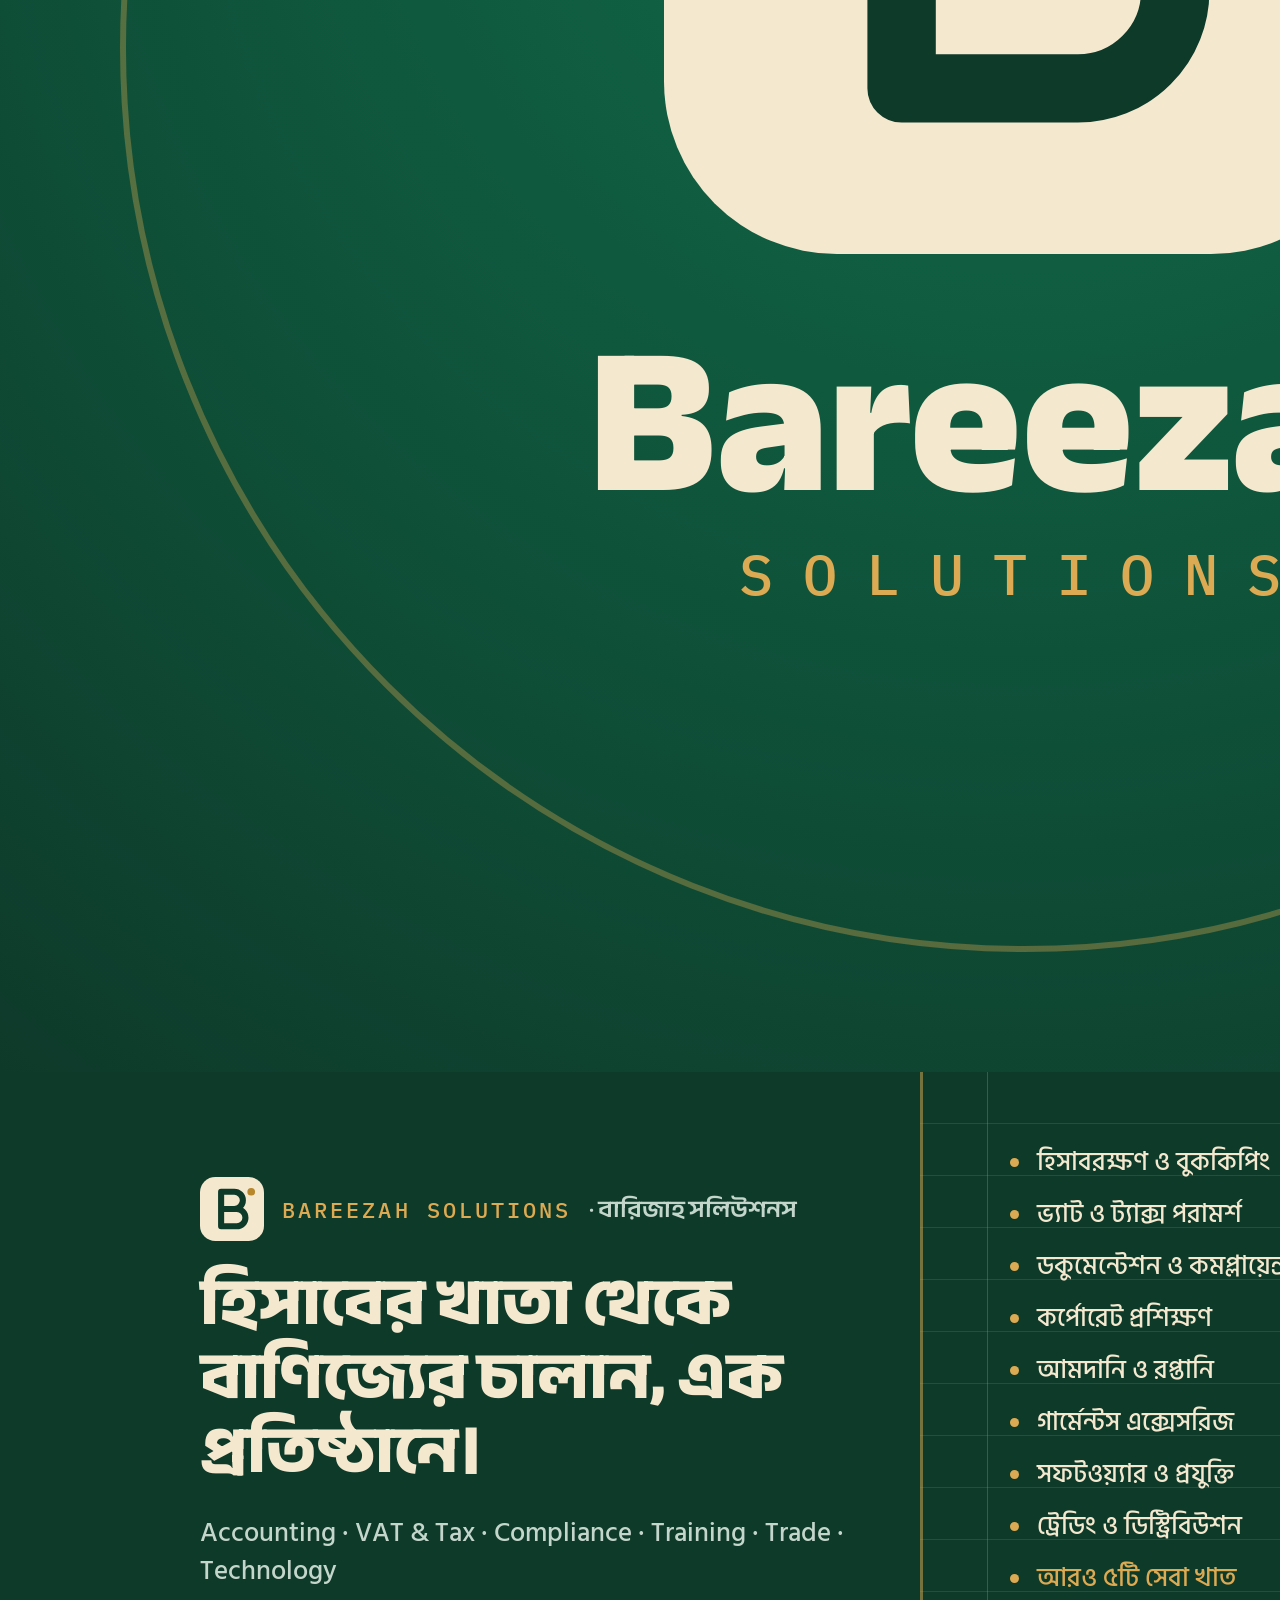
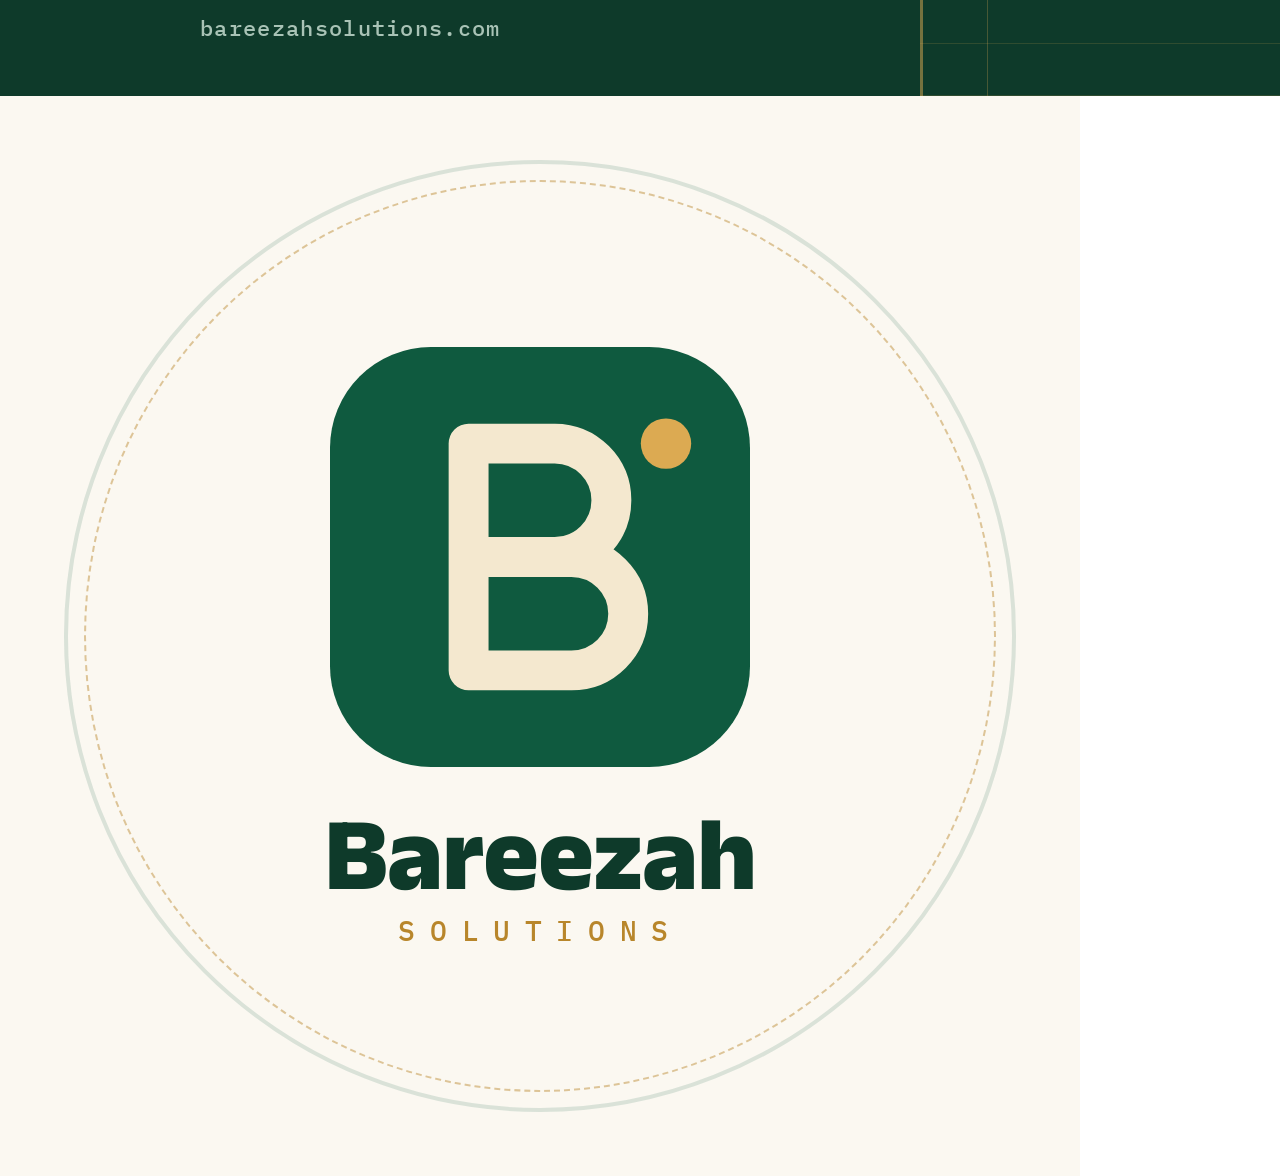
<file: brand/source/brand.html>
<!doctype html>
<html lang="bn">
<head>
<meta charset="utf-8">
<link rel="stylesheet" href="https://fonts.googleapis.com/css2?family=Anek+Bangla:wght@500;600;700;800&family=Hind+Siliguri:wght@400;500;600&family=IBM+Plex+Mono:wght@400;500&display=swap">
<style>
:root {
  --green: #0f5a3f; --green-deep: #0b3d2b; --green-ink: #0e3a2a;
  --cream: #f4e8cf; --paper: #fbf8f1; --brass: #b8862b; --brass-light: #dcaa52;
  --ink: #13241d; --muted: #53645c; --line: #d6dfd9;
  --f-display: "Anek Bangla", "Hind Siliguri", sans-serif;
  --f-body: "Hind Siliguri", sans-serif;
  --f-mono: "IBM Plex Mono", monospace;
}
* { box-sizing: border-box; }
html, body { margin: 0; background: transparent; }
body { font-family: var(--f-body); color: var(--ink); }
.art { position: relative; overflow: hidden; }
svg { display: block; }

/* Wordmark */
.wm { display: flex; flex-direction: column; line-height: 1; }
.wm-name { font: 800 1em/0.95 var(--f-display); letter-spacing: -0.01em; }
.wm-sub { font: 500 0.27em/1 var(--f-mono); letter-spacing: 0.52em; margin-top: 0.32em; padding-left: 0.04em; }
.wm-bn { font: 600 0.36em/1.2 var(--f-display); margin-top: 0.34em; }
.lockup { display: flex; align-items: center; }

/* 1. Master logos */
#logo-light, #logo-dark { width: 1800px; height: 600px; display: grid; place-items: center; }
#logo-dark { background: var(--green-ink); }
#logo-light .lockup, #logo-dark .lockup { gap: 64px; font-size: 168px; }
#logo-light .wm-name { color: var(--green-ink); } #logo-light .wm-sub { color: var(--brass); } #logo-light .wm-bn { color: var(--muted); }
#logo-dark .wm-name { color: var(--cream); } #logo-dark .wm-sub { color: var(--brass-light); } #logo-dark .wm-bn { color: #a9c3b6; }

/* 2. Facebook profile: square upload, shown as a circle */
#fb-profile { width: 2048px; height: 2048px; background: radial-gradient(circle at 50% 36%, #146b4b 0, var(--green) 38%, var(--green-ink) 100%); display: grid; place-items: center; }
#fb-profile .inner { display: grid; justify-items: center; gap: 70px; transform: translateY(20px); }
#fb-profile .wm { align-items: center; font-size: 210px; }
#fb-profile .wm-name { color: var(--cream); }
#fb-profile .wm-sub { color: var(--brass-light); margin-top: 0.4em; }
.ring { position: absolute; inset: 120px; border-radius: 50%; border: 6px solid rgba(220, 170, 82, .35); }

/* 3. Facebook cover: 1640 × 624 (safe area keeps text clear of the profile picture and mobile crop) */
#fb-cover { width: 1640px; height: 624px; background: var(--green-ink); color: var(--cream); }
#fb-cover .ledger { position: absolute; inset: 0 0 0 auto; width: 720px;
  background: repeating-linear-gradient(to bottom, transparent 0 51px, rgba(220, 170, 82, .16) 51px 52px); border-left: 3px solid rgba(220, 170, 82, .5); }
#fb-cover .ledger::before { content: ""; position: absolute; top: 0; bottom: 0; left: 64px; width: 1px; background: rgba(220, 170, 82, .28); }
#fb-cover .content { position: absolute; left: 200px; right: 760px; top: 0; bottom: 0; display: flex; flex-direction: column; justify-content: center; gap: 26px; }
#fb-cover .eyebrow { font: 500 22px var(--f-mono); letter-spacing: .14em; color: var(--brass-light); text-transform: uppercase; }
#fb-cover h1 { margin: 0; font: 800 66px/1.12 var(--f-display); }
#fb-cover .tag { font: 500 27px/1.4 var(--f-body); color: #c4d6cc; }
#fb-cover .brandside { display: flex; align-items: center; gap: 18px; }
#fb-cover .brandside .bn { font: 600 24px "Anek Bangla", sans-serif; color: #c4d6cc; letter-spacing: 0; text-transform: none; }
#fb-cover .list { position: absolute; right: 200px; width: 430px; top: 64px; display: grid; gap: 0; }
#fb-cover .list div { height: 52px; display: flex; align-items: center; gap: 18px; font: 500 26px var(--f-body); color: var(--cream); }
#fb-cover .list b { width: 9px; height: 9px; border-radius: 50%; background: var(--brass-light); flex: none; }
#fb-cover .list .more { color: var(--brass-light); }
#fb-cover .web { position: absolute; left: 200px; bottom: 54px; font: 500 22px var(--f-mono); letter-spacing: .06em; color: #a9c3b6; }

/* 4. Instagram profile: 1080 × 1080, cream ground, circle crop */
#ig-profile { width: 1080px; height: 1080px; background: var(--paper); display: grid; place-items: center; }
#ig-profile .inner { display: grid; justify-items: center; gap: 40px; transform: translateY(10px); }
#ig-profile .wm { align-items: center; font-size: 104px; }
#ig-profile .wm-name { color: var(--green-ink); }
#ig-profile .wm-sub { color: var(--brass); margin-top: 0.42em; }
#ig-profile .ring { inset: 64px; border: 4px solid rgba(15, 90, 63, .14); }
#ig-profile .ring2 { position: absolute; inset: 84px; border-radius: 50%; border: 2px dashed rgba(184, 134, 43, .45); }

/* 5. Letterhead preview container is a separate page (letterhead.html) */
</style>
</head>
<body>

<template id="mark-tpl">
  <!-- Mark: a B drawn as two ledger bowls on a rounded seal, with a brass approval dot -->
  <svg viewBox="0 0 100 100" xmlns="http://www.w3.org/2000/svg">
    <rect width="100" height="100" rx="24" fill="FIELD"/>
    <path d="M33 23V77M33 23H53.5a13.5 13.5 0 0 1 0 27H33M33 50H57.5a13.5 13.5 0 0 1 0 27H33" fill="none" stroke="INK" stroke-width="9.5" stroke-linecap="round" stroke-linejoin="round"/>
    <circle cx="80" cy="23" r="6" fill="DOT"/>
  </svg>
</template>

<div id="logo-light" class="art"><div class="lockup"><span class="mark" data-size="400" data-field="#0f5a3f" data-ink="#f4e8cf" data-dot="#dcaa52"></span>
  <div class="wm"><span class="wm-name">Bareezah</span><span class="wm-sub">SOLUTIONS</span><span class="wm-bn">বারিজাহ সলিউশনস</span></div></div></div>

<div id="logo-dark" class="art"><div class="lockup"><span class="mark" data-size="400" data-field="#f4e8cf" data-ink="#0e3a2a" data-dot="#b8862b"></span>
  <div class="wm"><span class="wm-name">Bareezah</span><span class="wm-sub">SOLUTIONS</span><span class="wm-bn">বারিজাহ সলিউশনস</span></div></div></div>

<div id="mark-only" class="art" style="width:1024px;height:1024px"><span class="mark" data-size="1024" data-field="#0f5a3f" data-ink="#f4e8cf" data-dot="#dcaa52"></span></div>

<div id="fb-profile" class="art"><div class="ring"></div>
  <div class="inner"><span class="mark" data-size="720" data-field="#f4e8cf" data-ink="#0e3a2a" data-dot="#b8862b"></span>
  <div class="wm"><span class="wm-name">Bareezah</span><span class="wm-sub">SOLUTIONS</span></div></div></div>

<div id="fb-cover" class="art">
  <div class="content">
    <div class="brandside"><span class="mark" data-size="64" data-field="#f4e8cf" data-ink="#0e3a2a" data-dot="#b8862b"></span><span class="eyebrow">Bareezah Solutions</span><span class="bn">· বারিজাহ সলিউশনস</span></div>
    <h1>হিসাবের খাতা থেকে<br>বাণিজ্যের চালান, এক প্রতিষ্ঠানে।</h1>
    <span class="tag">Accounting · VAT &amp; Tax · Compliance · Training · Trade · Technology</span>
  </div>
  <div class="ledger"></div>
  <div class="web">bareezahsolutions.com</div>
  <div class="list">
    <div><b></b>হিসাবরক্ষণ ও বুককিপিং</div>
    <div><b></b>ভ্যাট ও ট্যাক্স পরামর্শ</div>
    <div><b></b>ডকুমেন্টেশন ও কমপ্লায়েন্স</div>
    <div><b></b>কর্পোরেট প্রশিক্ষণ</div>
    <div><b></b>আমদানি ও রপ্তানি</div>
    <div><b></b>গার্মেন্টস এক্সেসরিজ</div>
    <div><b></b>সফটওয়্যার ও প্রযুক্তি</div>
    <div><b></b>ট্রেডিং ও ডিস্ট্রিবিউশন</div>
    <div class="more"><b></b>আরও ৫টি সেবা খাত</div>
  </div>
  
</div>

<div id="ig-profile" class="art"><div class="ring"></div><div class="ring2"></div>
  <div class="inner"><span class="mark" data-size="420" data-field="#0f5a3f" data-ink="#f4e8cf" data-dot="#dcaa52"></span>
  <div class="wm"><span class="wm-name">Bareezah</span><span class="wm-sub">SOLUTIONS</span></div></div></div>

<script>
  var tpl = document.getElementById("mark-tpl").innerHTML;
  document.querySelectorAll(".mark").forEach(function (m) {
    var s = m.dataset.size;
    m.innerHTML = tpl.replace("FIELD", m.dataset.field).replace("INK", m.dataset.ink).replace("DOT", m.dataset.dot);
    var svg = m.querySelector("svg"); svg.setAttribute("width", s); svg.setAttribute("height", s);
  });
</script>
</body>
</html>
</file>
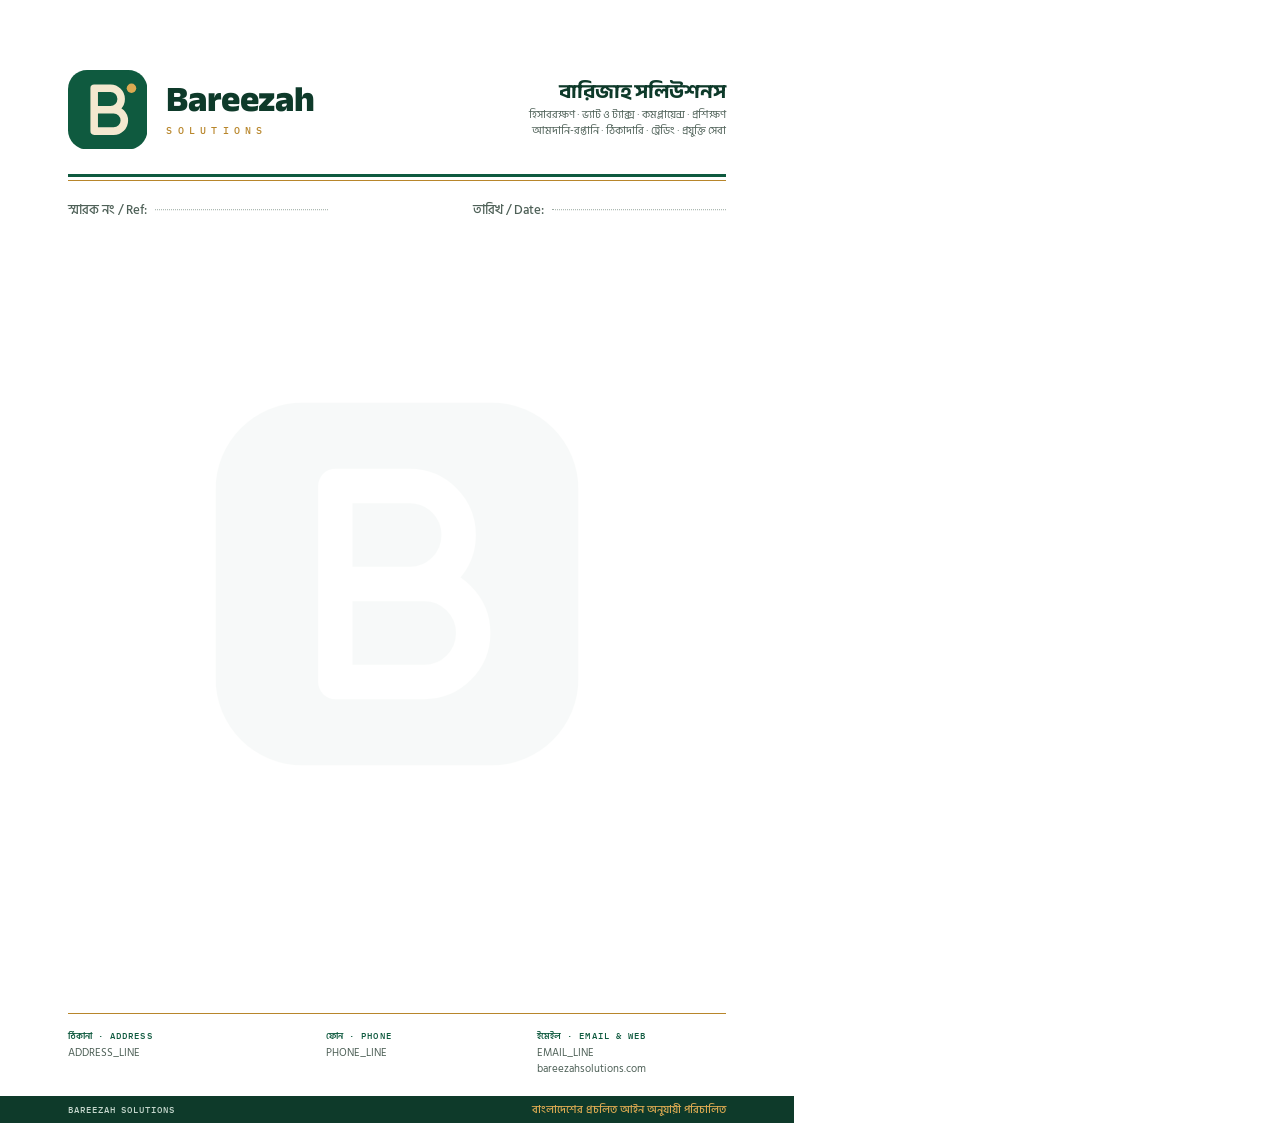
<file: brand/source/letterhead.html>
<!doctype html>
<html lang="bn">
<head>
<meta charset="utf-8">
<link rel="stylesheet" href="https://fonts.googleapis.com/css2?family=Anek+Bangla:wght@600;700;800&family=Hind+Siliguri:wght@400;500;600&family=IBM+Plex+Mono:wght@400;500&display=swap">
<style>
@page { size: A4; margin: 0; }
:root {
  --green: #0f5a3f; --green-ink: #0e3a2a; --cream: #f4e8cf; --brass: #b8862b;
  --ink: #13241d; --muted: #4f6158; --line: #cfd9d3;
}
* { box-sizing: border-box; }
html, body { margin: 0; }
body { font-family: "Hind Siliguri", sans-serif; color: var(--ink); -webkit-print-color-adjust: exact; print-color-adjust: exact; }
.page { width: 210mm; height: 297mm; position: relative; overflow: hidden; background: #ffffff; }

.head { position: absolute; left: 18mm; right: 18mm; top: 14mm; height: 30mm; display: flex; align-items: center; justify-content: space-between; }
.brand { display: flex; align-items: center; gap: 5mm; }
.brand svg { width: 21mm; height: 21mm; }
.wm { display: flex; flex-direction: column; }
.wm-name { font: 800 27pt/0.95 "Anek Bangla", sans-serif; color: var(--green-ink); letter-spacing: -0.01em; }
.wm-sub { font: 500 7.6pt/1 "IBM Plex Mono", monospace; letter-spacing: .52em; color: var(--brass); margin-top: 2.2mm; }
.head-right { text-align: right; display: grid; gap: 1.2mm; }
.bn-name { font: 700 15pt/1.1 "Anek Bangla", sans-serif; color: var(--green-ink); }
.lines { font: 400 8pt/1.45 "Hind Siliguri", sans-serif; color: var(--muted); }
.rule { position: absolute; left: 18mm; right: 18mm; top: 46mm; height: 0.9mm; background: var(--green); }
.rule::after { content: ""; position: absolute; left: 0; right: 0; top: 1.6mm; height: 0.3mm; background: var(--brass); }

.refs { position: absolute; left: 18mm; right: 18mm; top: 53mm; display: flex; justify-content: space-between; font: 500 9.5pt "Hind Siliguri", sans-serif; color: var(--muted); }
.refs span { display: inline-flex; align-items: baseline; gap: 2mm; }
.refs i { display: inline-block; width: 46mm; border-bottom: 0.25mm dotted #9aa9a1; transform: translateY(-1mm); }

.watermark { position: absolute; left: 50%; top: 52%; width: 96mm; height: 96mm; transform: translate(-50%, -50%); opacity: .028; }

.foot { position: absolute; left: 0; right: 0; bottom: 0; }
.foot-rule { margin: 0 18mm; height: 0.3mm; background: var(--brass); }
.foot-cols { display: grid; grid-template-columns: 1.25fr 1fr 1fr; gap: 6mm; padding: 4mm 18mm 5mm; font: 400 8pt/1.5 "Hind Siliguri", sans-serif; color: var(--muted); }
.foot-cols b { display: block; font: 500 6.6pt "IBM Plex Mono", monospace; letter-spacing: .12em; text-transform: uppercase; color: var(--green); margin-bottom: .6mm; }
.foot-band { height: 7mm; background: var(--green-ink); display: flex; align-items: center; justify-content: space-between; padding: 0 18mm; font: 500 7pt "IBM Plex Mono", monospace; letter-spacing: .1em; color: #c4d6cc; }
.foot-band span:last-child { color: #dcaa52; }
.bn { font-family: "Hind Siliguri", sans-serif; letter-spacing: 0; text-transform: none; font-weight: 600; }
.foot-band .bn { font-size: 8pt; font-weight: 500; }
</style>
</head>
<body>
<div class="page" id="page">
  <div class="head" id="lh-head">
    <div class="brand">
      <svg viewBox="0 0 100 100"><rect width="100" height="100" rx="24" fill="#0f5a3f"/><path d="M33 23V77M33 23H53.5a13.5 13.5 0 0 1 0 27H33M33 50H57.5a13.5 13.5 0 0 1 0 27H33" fill="none" stroke="#f4e8cf" stroke-width="9.5" stroke-linecap="round" stroke-linejoin="round"/><circle cx="80" cy="23" r="6" fill="#dcaa52"/></svg>
      <div class="wm"><span class="wm-name">Bareezah</span><span class="wm-sub">SOLUTIONS</span></div>
    </div>
    <div class="head-right">
      <span class="bn-name">বারিজাহ সলিউশনস</span>
      <span class="lines">হিসাবরক্ষণ · ভ্যাট ও ট্যাক্স · কমপ্লায়েন্স · প্রশিক্ষণ<br>আমদানি-রপ্তানি · ঠিকাদারি · ট্রেডিং · প্রযুক্তি সেবা</span>
    </div>
  </div>
  <div class="rule"></div>
  <div class="refs">
    <span>স্মারক নং / Ref: <i></i></span>
    <span>তারিখ / Date: <i></i></span>
  </div>

  <svg class="watermark" viewBox="0 0 100 100"><rect width="100" height="100" rx="24" fill="#0f5a3f"/><path d="M33 23V77M33 23H53.5a13.5 13.5 0 0 1 0 27H33M33 50H57.5a13.5 13.5 0 0 1 0 27H33" fill="none" stroke="#ffffff" stroke-width="9.5" stroke-linecap="round" stroke-linejoin="round"/></svg>

  <div class="foot" id="lh-foot">
    <div class="foot-rule"></div>
    <div class="foot-cols">
      <div><b><span class="bn">ঠিকানা</span> · Address</b>ADDRESS_LINE</div>
      <div><b><span class="bn">ফোন</span> · Phone</b>PHONE_LINE</div>
      <div><b><span class="bn">ইমেইল</span> · Email &amp; Web</b>EMAIL_LINE<br>bareezahsolutions.com</div>
    </div>
    <div class="foot-band"><span>BAREEZAH SOLUTIONS</span><span class="bn">বাংলাদেশের প্রচলিত আইন অনুযায়ী পরিচালিত</span></div>
  </div>
</div>
</body>
</html>
</file>
<file: styles.css>
/* Layout: a working ledger. Paper ground with green ink, brass for marks that matter,
   a memorandum card in the hero, one dark green band for the legal clause. */
:root {
  --paper: #f4f7f3;
  --surface: #ffffff;
  --tint: #e7eee9;
  --ink: #13241d;
  --muted: #53645c;
  --line: #d6dfd9;
  --green: #0f5a3f;
  --green-hover: #0b4831;
  --on-green: #ffffff;
  --brass: #9c6a14;
  --brass-soft: #f4e8cf;
  --band: #0e3a2a;
  --band-ink: #e9f1ec;
  --band-muted: #a9c3b6;
  --band-line: #2a5544;
  --danger: #b3261e;
  --shadow: 0 1px 2px rgba(19, 36, 29, .06), 0 8px 24px rgba(19, 36, 29, .07);

  --f-display: "Anek Bangla", "Hind Siliguri", "Noto Sans Bengali", system-ui, sans-serif;
  --f-body: "Hind Siliguri", "Noto Sans Bengali", system-ui, -apple-system, "Segoe UI", sans-serif;
  --f-mono: "IBM Plex Mono", "Hind Siliguri", ui-monospace, SFMono-Regular, Menlo, monospace;

  --s-1: .25rem; --s-2: .5rem; --s-3: .75rem; --s-4: 1rem; --s-5: 1.5rem; --s-6: 2rem; --s-7: 3rem; --s-8: 4.5rem;
  --r: 10px;
  --maxw: 1160px;
}
@media (prefers-color-scheme: dark) {
  :root:not([data-theme="light"]) {
    --paper: #0c1612; --surface: #121f1a; --tint: #10201a; --ink: #e3ece7; --muted: #9db1a7;
    --line: #23352d; --green: #48b486; --green-hover: #5cc596; --on-green: #05140d;
    --brass: #dcaa52; --brass-soft: #2b2312; --band: #0f2c21; --band-ink: #e6efe9;
    --band-muted: #9fbcae; --band-line: #2b4a3d; --danger: #ff8a80;
    --shadow: 0 1px 2px rgba(0, 0, 0, .4), 0 10px 30px rgba(0, 0, 0, .35);
    color-scheme: dark;
  }
}
:root[data-theme="dark"] {
  --paper: #0c1612; --surface: #121f1a; --tint: #10201a; --ink: #e3ece7; --muted: #9db1a7;
  --line: #23352d; --green: #48b486; --green-hover: #5cc596; --on-green: #05140d;
  --brass: #dcaa52; --brass-soft: #2b2312; --band: #0f2c21; --band-ink: #e6efe9;
  --band-muted: #9fbcae; --band-line: #2b4a3d; --danger: #ff8a80;
  --shadow: 0 1px 2px rgba(0, 0, 0, .4), 0 10px 30px rgba(0, 0, 0, .35);
  color-scheme: dark;
}

* { box-sizing: border-box; }
[hidden] { display: none !important; }
html { scroll-behavior: smooth; scroll-padding-top: 84px; }
body {
  margin: 0;
  background: var(--paper);
  color: var(--ink);
  font-family: var(--f-body);
  font-size: 1.0625rem;
  line-height: 1.7;
  -webkit-font-smoothing: antialiased;
}
body::before {
  content: ""; position: fixed; inset: 0 0 auto; height: env(safe-area-inset-top, 0px);
  z-index: 60; background: var(--paper);
}
h1, h2, h3 { font-family: var(--f-display); line-height: 1.2; margin: 0; text-wrap: balance; letter-spacing: -.005em; }
h2 { font-size: clamp(1.6rem, 1.2rem + 1.6vw, 2.35rem); font-weight: 700; }
h3 { font-size: 1.15rem; font-weight: 600; }
p { margin: 0; }
a { color: inherit; }
img, svg { max-width: 100%; }
:focus-visible { outline: 2px solid var(--brass); outline-offset: 3px; border-radius: 4px; }

.wrap {
  max-width: var(--maxw);
  margin-inline: auto;
  padding-left: max(16px, env(safe-area-inset-left, 0px));
  padding-right: max(16px, env(safe-area-inset-right, 0px));
}
@media (min-width: 720px) {
  .wrap { padding-left: max(32px, env(safe-area-inset-left, 0px)); padding-right: max(32px, env(safe-area-inset-right, 0px)); }
}
.muted { color: var(--muted); }
.small { font-size: .9rem; }
.eyebrow {
  font-family: var(--f-mono); font-size: .78rem; letter-spacing: .08em; text-transform: uppercase;
  color: var(--brass); font-weight: 500; margin-bottom: var(--s-3);
}
.skip { position: absolute; left: -999px; top: 8px; z-index: 100; background: var(--green); color: var(--on-green); padding: 8px 14px; border-radius: 6px; }
.skip:focus { left: 16px; }

/* Buttons */
.btn {
  display: inline-flex; align-items: center; justify-content: center; gap: var(--s-2);
  font: 600 1rem/1.2 var(--f-body); padding: .8rem 1.35rem; border-radius: 999px;
  border: 1.5px solid transparent; cursor: pointer; text-decoration: none;
  transition: background-color .18s, border-color .18s, transform .18s, color .18s;
}
.btn:active { transform: translateY(1px); }
.btn-primary { background: var(--green); color: var(--on-green); }
.btn-primary:hover { background: var(--green-hover); }
.btn-ghost { background: transparent; color: var(--ink); border-color: var(--line); }
.btn-ghost:hover { border-color: var(--green); color: var(--green); }
.btn-sm { padding: .55rem 1rem; font-size: .92rem; }
.btn-block { width: 100%; }

.tool {
  width: 40px; height: 40px; display: inline-grid; place-items: center; flex: none;
  border-radius: 999px; border: 1px solid var(--line); background: var(--surface); color: var(--ink);
  cursor: pointer; font: 600 .85rem var(--f-mono); transition: border-color .18s;
}
.tool:hover { border-color: var(--green); }
.tool svg { width: 18px; height: 18px; fill: none; stroke: currentColor; stroke-width: 1.8; stroke-linecap: round; stroke-linejoin: round; }

/* Header */
.site-header {
  position: sticky; top: env(safe-area-inset-top, 0px); z-index: 50;
  background: color-mix(in srgb, var(--paper) 88%, transparent);
  backdrop-filter: saturate(1.4) blur(10px); -webkit-backdrop-filter: saturate(1.4) blur(10px);
  border-bottom: 1px solid transparent; transition: border-color .2s;
}
.site-header.scrolled { border-bottom-color: var(--line); }
.header-row { display: flex; align-items: center; gap: var(--s-4); min-height: 68px; }
.brand { display: flex; align-items: center; gap: var(--s-3); text-decoration: none; margin-right: auto; }
.brand-mark { width: 36px; height: 36px; flex: none; }
.mark-bg { fill: var(--green); }
.mark-b { fill: none; stroke: var(--brass-soft); stroke-width: 2.6; stroke-linejoin: round; }
.brand-text { display: flex; flex-direction: column; line-height: 1; }
.brand-name { font: 700 1.2rem/1 var(--f-display); letter-spacing: .01em; }
.brand-sub { font: 500 .66rem/1.4 var(--f-mono); letter-spacing: .22em; text-transform: uppercase; color: var(--brass); }
.nav { display: flex; gap: var(--s-1); }
.nav a {
  text-decoration: none; font-weight: 500; font-size: .98rem; padding: .4rem .75rem; border-radius: 999px; color: var(--muted);
  transition: color .15s, background-color .15s;
}
.nav a:hover { color: var(--ink); background: var(--tint); }
.nav a.active { color: var(--green); background: var(--tint); }
.header-tools { display: flex; align-items: center; gap: var(--s-2); }
.menu-btn { display: none; }

@media (max-width: 980px) {
  .menu-btn { display: inline-grid; }
  .nav {
    position: absolute; left: 0; right: 0; top: 100%;
    flex-direction: column; gap: 0; background: var(--surface); border-bottom: 1px solid var(--line);
    padding: var(--s-2) max(16px, env(safe-area-inset-right, 0px)) var(--s-4) max(16px, env(safe-area-inset-left, 0px));
    box-shadow: var(--shadow);
  }
  .nav:not(.open) { display: none; }
  .nav a { padding: .75rem .5rem; border-radius: 8px; font-size: 1.05rem; }
}
@media (max-width: 520px) { .header-cta { display: none; } }

/* Hero */
.hero { padding-block: var(--s-7) var(--s-8); }
.hero-grid { display: grid; grid-template-columns: minmax(0, 1.15fr) minmax(0, .85fr); gap: var(--s-7); align-items: start; }
.hero-copy { min-width: 0; padding-top: var(--s-5); }
.hero h1 {
  font-size: clamp(2.1rem, 1.3rem + 3.6vw, 3.9rem); font-weight: 700; line-height: 1.12; margin-bottom: var(--s-5);
}
.lede { font-size: 1.18rem; color: var(--muted); max-width: 36em; }
.hero-actions { display: flex; flex-wrap: wrap; gap: var(--s-3); margin-top: var(--s-6); }
.facts {
  list-style: none; padding: 0; margin: var(--s-7) 0 0; display: grid; grid-template-columns: repeat(3, minmax(0, 1fr));
  border-top: 1px solid var(--line);
}
.facts li { padding: var(--s-4) var(--s-4) 0 0; display: flex; flex-direction: column; gap: 2px; min-width: 0; }
.facts li + li { padding-left: var(--s-4); border-left: 1px solid var(--line); }
.facts strong { font: 700 1.5rem/1.2 var(--f-display); color: var(--green); }
.facts span { font-size: .9rem; color: var(--muted); line-height: 1.45; }

/* Memorandum card */
.memo {
  min-width: 0; background: var(--surface); border: 1px solid var(--line); border-radius: 4px;
  box-shadow: var(--shadow); position: relative; padding: var(--s-5) var(--s-5) var(--s-4);
  background-image: repeating-linear-gradient(to bottom, transparent 0 39px, color-mix(in srgb, var(--line) 55%, transparent) 39px 40px);
  background-position: 0 92px;
}
.memo::before {
  content: ""; position: absolute; top: 0; bottom: 0; left: 44px; width: 1px; background: color-mix(in srgb, var(--brass) 45%, transparent);
}
.memo-head { padding-left: 36px; padding-bottom: var(--s-3); border-bottom: 2px solid var(--ink); margin-bottom: var(--s-2); }
.memo-tag { font: 500 .74rem/1 var(--f-mono); letter-spacing: .08em; text-transform: uppercase; color: var(--brass); }
.memo-head h2 { font-size: 1.35rem; margin-top: var(--s-2); }
.memo-list { list-style: none; margin: 0; padding: 0; }
.memo-list button {
  all: unset; box-sizing: border-box; width: 100%; display: grid; grid-template-columns: 30px 1fr auto; align-items: center; gap: var(--s-3);
  min-height: 40px; padding: 0 var(--s-1); cursor: pointer; font-size: .97rem; line-height: 1.3; border-radius: 4px;
}
.memo-list button:hover { background: color-mix(in srgb, var(--brass-soft) 70%, transparent); }
.memo-list button:focus-visible { outline: 2px solid var(--brass); outline-offset: -2px; }
.memo-n { font: 500 .82rem var(--f-mono); color: var(--muted); text-align: right; }
.memo-t { min-width: 0; overflow: hidden; text-overflow: ellipsis; white-space: nowrap; }
.tick {
  width: 18px; height: 18px; border-radius: 50%; display: grid; place-items: center;
  background: var(--brass-soft); color: var(--brass); transform: scale(1);
}
.tick svg { width: 11px; height: 11px; fill: none; stroke: currentColor; stroke-width: 3; stroke-linecap: round; stroke-linejoin: round; }
.memo-foot { padding-left: 36px; padding-top: var(--s-3); font-size: .85rem; color: var(--muted); }
@media (prefers-reduced-motion: no-preference) {
  .memo.animate .tick { animation: tick .45s cubic-bezier(.3, 1.6, .5, 1) both; animation-delay: calc(var(--i) * 70ms + 250ms); }
  @keyframes tick { from { transform: scale(.4); background: transparent; } to { transform: scale(1); } }
}

/* Audience strip */
.audience { border-block: 1px solid var(--line); background: var(--surface); }
.audience-row { display: flex; flex-wrap: wrap; align-items: center; gap: var(--s-3) var(--s-6); padding-block: var(--s-4); }
.audience-label { font: 500 .76rem var(--f-mono); letter-spacing: .08em; text-transform: uppercase; color: var(--muted); }
.audience-list { list-style: none; display: flex; flex-wrap: wrap; gap: var(--s-2) var(--s-5); margin: 0; padding: 0; font-weight: 500; }
.audience-list li { display: flex; align-items: center; gap: var(--s-2); }
.audience-list li::before { content: ""; width: 6px; height: 6px; border-radius: 50%; background: var(--brass); }

/* Sections */
.section { padding-block: var(--s-8); }
.section-tint { background: var(--tint); }
.section-head { display: flex; flex-wrap: wrap; align-items: end; justify-content: space-between; gap: var(--s-5); margin-bottom: var(--s-6); }
.section-head > div { min-width: 0; max-width: 40rem; }

.search {
  display: flex; align-items: center; gap: var(--s-2); background: var(--surface); border: 1px solid var(--line);
  border-radius: 999px; padding: 0 var(--s-4); min-width: 0; width: min(100%, 320px); transition: border-color .15s;
}
.search:focus-within { border-color: var(--green); }
.search svg { width: 18px; height: 18px; flex: none; fill: none; stroke: var(--muted); stroke-width: 1.8; stroke-linecap: round; }
.search input { all: unset; flex: 1; min-width: 0; padding: .7rem 0; font: 400 1rem var(--f-body); color: var(--ink); }
.search input::placeholder { color: var(--muted); }

.chips { display: flex; flex-wrap: wrap; gap: var(--s-2); margin-bottom: var(--s-5); }
.chip {
  display: inline-flex; align-items: center; gap: var(--s-2); border: 1px solid var(--line); background: var(--surface);
  color: var(--ink); border-radius: 999px; padding: .45rem .95rem; font: 500 .95rem var(--f-body); cursor: pointer;
  transition: background-color .15s, border-color .15s, color .15s;
}
.chip:hover { border-color: var(--green); }
.chip[aria-pressed="true"] { background: var(--ink); border-color: var(--ink); color: var(--paper); }
.chip-count { font: 500 .78rem var(--f-mono); opacity: .7; font-variant-numeric: tabular-nums; }

.svc-grid { display: grid; grid-template-columns: repeat(auto-fill, minmax(min(100%, 300px), 1fr)); gap: var(--s-4); }
.card {
  min-width: 0; display: flex; flex-direction: column; gap: var(--s-3); text-align: left;
  background: var(--surface); border: 1px solid var(--line); border-radius: var(--r); padding: var(--s-5);
  cursor: pointer; font: inherit; color: inherit; transition: border-color .18s, transform .18s, box-shadow .18s;
}
.card:hover { border-color: color-mix(in srgb, var(--green) 55%, var(--line)); transform: translateY(-2px); box-shadow: var(--shadow); }
.card-top { display: flex; align-items: center; justify-content: space-between; gap: var(--s-3); }
.card-n { font: 500 .82rem var(--f-mono); color: var(--brass); font-variant-numeric: tabular-nums; }
.card-cat { font-size: .8rem; color: var(--muted); border: 1px solid var(--line); border-radius: 999px; padding: .1rem .6rem; white-space: nowrap; }
.card h3 { font-size: 1.2rem; }
.card p { color: var(--muted); font-size: .98rem; line-height: 1.6; flex: 1; }
.card-more { display: inline-flex; align-items: center; gap: var(--s-2); font-weight: 600; color: var(--green); font-size: .95rem; }
.card-more svg { width: 16px; height: 16px; fill: none; stroke: currentColor; stroke-width: 2; transition: transform .18s; }
.card:hover .card-more svg { transform: translateX(3px); }
.card-lic { font: 500 .72rem var(--f-mono); letter-spacing: .04em; color: var(--brass); background: var(--brass-soft); border-radius: 4px; padding: .1rem .45rem; }
.empty { padding: var(--s-6); text-align: center; color: var(--muted); border: 1px dashed var(--line); border-radius: var(--r); }

/* Process */
.steps { list-style: none; margin: 0; padding: 0; display: grid; grid-template-columns: repeat(5, minmax(0, 1fr)); gap: var(--s-4); counter-reset: s; }
.steps li { min-width: 0; position: relative; padding-top: var(--s-6); }
.steps li::before { content: ""; position: absolute; top: 15px; left: 40px; right: calc(-1 * var(--s-4)); height: 1px; background: var(--line); }
.steps li:last-child::before { display: none; }
.step-n {
  position: absolute; top: 0; left: 0; width: 32px; height: 32px; border-radius: 50%; display: grid; place-items: center;
  background: var(--green); color: var(--on-green); font: 500 .9rem var(--f-mono);
}
.step-n::after { content: attr(data-label); }
.steps h3 { margin-block: var(--s-2) var(--s-2); }
.steps p { color: var(--muted); font-size: .95rem; line-height: 1.6; }
@media (max-width: 900px) {
  .steps { grid-template-columns: 1fr; gap: 0; }
  .steps li { padding: 0 0 var(--s-5) 52px; }
  .steps li::before { top: 36px; bottom: 4px; left: 15.5px; right: auto; width: 1px; height: auto; }
  .steps h3 { margin-top: 2px; }
}

/* Compliance band */
.band { background: var(--band); color: var(--band-ink); padding-block: var(--s-8); }
.band-grid { display: grid; grid-template-columns: minmax(0, 1.1fr) minmax(0, .9fr); gap: var(--s-7); align-items: start; }
.band-grid > * { min-width: 0; }
.eyebrow-band { color: var(--brass); }
.band-quote { margin: var(--s-5) 0 0; padding-left: var(--s-5); border-left: 2px solid var(--brass); }
.band-quote p { font: 500 clamp(1.1rem, 1rem + .6vw, 1.4rem)/1.6 var(--f-display); }
.band-quote cite { display: block; margin-top: var(--s-3); font: 500 .8rem var(--f-mono); font-style: normal; letter-spacing: .06em; color: var(--band-muted); }
.band-side h3 { font-size: 1rem; color: var(--band-muted); font-family: var(--f-body); font-weight: 500; margin-bottom: var(--s-3); }
.reg-list { list-style: none; margin: 0; padding: 0; }
.reg-list li { display: grid; grid-template-columns: 7.5rem 1fr; gap: var(--s-3); padding-block: var(--s-3); border-top: 1px solid var(--band-line); }
.reg-list li:last-child { border-bottom: 1px solid var(--band-line); }
.reg-list b { font: 500 .9rem var(--f-mono); color: var(--brass); }
.reg-list span { font-size: .97rem; min-width: 0; }

/* FAQ */
.faq-grid { display: grid; grid-template-columns: minmax(0, .8fr) minmax(0, 1.2fr); gap: var(--s-7); }
.faq-grid > * { min-width: 0; }
.faq-grid h2 { margin-bottom: var(--s-3); }
.faq-list details { border-top: 1px solid var(--line); }
.faq-list details:last-child { border-bottom: 1px solid var(--line); }
.faq-list summary {
  list-style: none; cursor: pointer; padding: var(--s-4) 0; font: 600 1.08rem/1.45 var(--f-display);
  display: flex; justify-content: space-between; gap: var(--s-4);
}
.faq-list summary::-webkit-details-marker { display: none; }
.faq-list summary::after { content: "+"; font: 400 1.4rem/1 var(--f-mono); color: var(--brass); transition: transform .2s; flex: none; }
.faq-list details[open] summary::after { transform: rotate(45deg); }
.faq-list details p { color: var(--muted); padding-bottom: var(--s-4); max-width: 38em; }

/* Contact */
.contact-grid { display: grid; grid-template-columns: minmax(0, .85fr) minmax(0, 1.15fr); gap: var(--s-7); align-items: start; }
.contact-info { min-width: 0; }
.contact-info h2 { margin-bottom: var(--s-3); }
.info-list { margin: var(--s-6) 0 0; display: grid; gap: 0; }
.info-list > div { padding-block: var(--s-3); border-top: 1px solid var(--line); }
.info-list dt { font: 500 .74rem var(--f-mono); letter-spacing: .08em; text-transform: uppercase; color: var(--muted); }
.info-list dd { margin: 2px 0 0; display: flex; align-items: center; gap: var(--s-3); flex-wrap: wrap; font-weight: 500; user-select: all; overflow-wrap: anywhere; }
.copy {
  font: 500 .78rem var(--f-body); border: 1px solid var(--line); background: var(--surface); color: var(--ink);
  border-radius: 999px; padding: .1rem .65rem; cursor: pointer; user-select: none;
}
.copy:hover { border-color: var(--green); color: var(--green); }

.form {
  min-width: 0; background: var(--surface); border: 1px solid var(--line); border-radius: 14px; padding: var(--s-6);
  display: grid; gap: var(--s-4); box-shadow: var(--shadow);
}
.field-row { display: grid; grid-template-columns: repeat(2, minmax(0, 1fr)); gap: var(--s-4); }
.field { display: grid; gap: 6px; min-width: 0; border: 0; margin: 0; padding: 0; }
.field label, .field legend { font-weight: 600; font-size: .95rem; padding: 0; }
.field legend { margin-bottom: 6px; }
.field input, .field textarea {
  width: 100%; font: 400 1rem var(--f-body); color: var(--ink); background: var(--paper);
  border: 1px solid var(--line); border-radius: 8px; padding: .7rem .85rem; transition: border-color .15s, box-shadow .15s;
}
.field textarea { resize: vertical; min-height: 110px; }
.field input:focus, .field textarea:focus { outline: none; border-color: var(--green); box-shadow: 0 0 0 3px color-mix(in srgb, var(--green) 18%, transparent); }
.field input::placeholder, .field textarea::placeholder { color: var(--muted); opacity: .8; }
.field [aria-invalid="true"] { border-color: var(--danger); }
.err { color: var(--danger); font-size: .85rem; min-height: 0; }
.err:empty { display: none; }

.pick { display: flex; flex-wrap: wrap; gap: var(--s-2); }
.pick label { position: relative; cursor: pointer; font-weight: 500; }
.pick input { position: absolute; opacity: 0; pointer-events: none; }
.pick span {
  display: inline-flex; align-items: center; gap: 6px; border: 1px solid var(--line); border-radius: 999px;
  padding: .35rem .8rem; font-size: .9rem; background: var(--paper); transition: background-color .15s, border-color .15s, color .15s;
}
.pick span::before { content: "+"; font-family: var(--f-mono); color: var(--muted); }
.pick input:checked + span { background: var(--green); border-color: var(--green); color: var(--on-green); }
.pick input:checked + span::before { content: "✓"; color: var(--on-green); }
.pick input:focus-visible + span { outline: 2px solid var(--brass); outline-offset: 2px; }

.result { border-top: 1px dashed var(--line); padding-top: var(--s-4); display: grid; gap: var(--s-3); }
.result-title { font: 600 1.05rem var(--f-display); color: var(--green); }
.result-text {
  margin: 0; white-space: pre-wrap; overflow-wrap: anywhere; font: 400 .9rem/1.6 var(--f-mono);
  background: var(--paper); border: 1px solid var(--line); border-radius: 8px; padding: var(--s-4); max-height: 280px; overflow: auto;
}
.result-actions { display: flex; flex-wrap: wrap; gap: var(--s-2); }

@media (max-width: 900px) {
  .hero-grid, .band-grid, .faq-grid, .contact-grid { grid-template-columns: minmax(0, 1fr); gap: var(--s-6); }
  .hero { padding-block: var(--s-5) var(--s-7); }
  .hero-copy { padding-top: 0; }
}
@media (max-width: 560px) {
  .field-row { grid-template-columns: minmax(0, 1fr); }
  .form { padding: var(--s-5) var(--s-4); }
  .facts { grid-template-columns: minmax(0, 1fr); }
  .facts li, .facts li + li { padding: var(--s-3) 0; border-left: 0; border-bottom: 1px solid var(--line); flex-direction: row; align-items: baseline; gap: var(--s-3); }
  .facts strong { font-size: 1.2rem; }
  .memo { padding-inline: var(--s-3); }
  .memo::before { left: 32px; }
  .memo-head, .memo-foot { padding-left: 28px; }
  .reg-list li { grid-template-columns: minmax(0, 1fr); gap: 0; }
  .section, .band { padding-block: var(--s-7); }
}

/* Footer */
.footer { border-top: 1px solid var(--line); padding-block: var(--s-6); }
.footer-grid { display: flex; flex-wrap: wrap; gap: var(--s-4) var(--s-6); align-items: start; justify-content: space-between; }
.footer-grid > div { max-width: 30rem; }
.footer-brand { font: 700 1.1rem var(--f-display); margin-bottom: var(--s-1); }
.footer-links { display: flex; flex-wrap: wrap; gap: var(--s-2) var(--s-5); }
.footer-links a { text-decoration: none; color: var(--muted); }
.footer-links a:hover { color: var(--green); }
.copyright { flex-basis: 100%; padding-top: var(--s-4); border-top: 1px solid var(--line); }

/* Service sheet (dialog) */
.sheet {
  border: 0; padding: 0; background: var(--surface); color: var(--ink); border-radius: 16px;
  width: min(560px, calc(100vw - 32px)); max-height: calc(100vh - 48px); box-shadow: 0 30px 80px rgba(0, 0, 0, .3);
}
.sheet::backdrop { background: rgba(8, 20, 15, .55); backdrop-filter: blur(3px); }
.sheet-inner { padding: var(--s-6); display: grid; gap: var(--s-3); }
.sheet-top { display: flex; justify-content: space-between; align-items: center; gap: var(--s-3); }
.sheet-meta { font: 500 .78rem var(--f-mono); letter-spacing: .06em; text-transform: uppercase; color: var(--brass); }
.sheet h2 { font-size: 1.6rem; }
.sheet-desc { color: var(--muted); }
.sheet-h { font: 500 .76rem var(--f-mono); letter-spacing: .08em; text-transform: uppercase; color: var(--muted); margin-top: var(--s-3); }
.ticks { list-style: none; margin: 0; padding: 0; display: grid; gap: var(--s-2); }
.ticks li { display: grid; grid-template-columns: 20px 1fr; gap: var(--s-3); align-items: start; }
.ticks li::before {
  content: ""; width: 18px; height: 18px; margin-top: 5px; border-radius: 50%; background: var(--brass-soft);
  background-image: url("data:image/svg+xml,%3Csvg xmlns='http://www.w3.org/2000/svg' viewBox='0 0 24 24'%3E%3Cpath d='M6 12.5l4 4 8-9' fill='none' stroke='%239c6a14' stroke-width='3' stroke-linecap='round' stroke-linejoin='round'/%3E%3C/svg%3E");
  background-size: 11px; background-repeat: no-repeat; background-position: center;
}
.sheet-lic { background: var(--brass-soft); border-radius: 10px; padding: var(--s-3) var(--s-4); }
.sheet-lic .sheet-h { margin-top: 0; color: var(--brass); }
.sheet-actions { margin-top: var(--s-3); }
@media (prefers-reduced-motion: no-preference) {
  .sheet[open] { animation: rise .22s ease-out; }
  @keyframes rise { from { transform: translateY(12px); opacity: .6; } to { transform: none; opacity: 1; } }
}
@media (max-width: 560px) {
  .sheet { width: 100vw; max-width: 100vw; margin: auto 0 0; border-radius: 16px 16px 0 0; max-height: 88vh; }
  .sheet-inner { padding: var(--s-5) max(16px, env(safe-area-inset-right, 0px)) calc(var(--s-5) + env(safe-area-inset-bottom, 0px)) max(16px, env(safe-area-inset-left, 0px)); }
}

.toast {
  position: fixed; left: 50%; bottom: calc(24px + env(safe-area-inset-bottom, 0px)); transform: translateX(-50%); z-index: 90;
  background: var(--ink); color: var(--paper); padding: .6rem 1.1rem; border-radius: 999px; font-weight: 500; font-size: .95rem;
  box-shadow: var(--shadow); max-width: calc(100vw - 32px);
}
@media (prefers-reduced-motion: reduce) {
  html { scroll-behavior: auto; }
  *, *::before, *::after { transition: none !important; animation: none !important; }
}

/* Form states */
.hp { position: absolute; left: -10000px; width: 1px; height: 1px; overflow: hidden; }
.consent a { color: var(--green); }
.btn:disabled { opacity: .65; cursor: progress; }
.sent { border: 1px solid color-mix(in srgb, var(--green) 40%, var(--line)); background: var(--tint); border-radius: 10px; padding: var(--s-4); display: grid; gap: var(--s-2); justify-items: start; }
.send-error { color: var(--danger); font-weight: 500; }
.noscript-list { columns: 2 18rem; padding-left: 1.4rem; margin: 0; }
.noscript-list li { break-inside: avoid; padding-block: 4px; }

/* Policy and error pages */
.doc { max-width: 760px; padding-block: var(--s-7) var(--s-8); }
.doc h1 { font-size: clamp(2rem, 1.5rem + 2vw, 2.8rem); margin-bottom: var(--s-4); }
.doc h2 { font-size: 1.25rem; margin-block: var(--s-6) var(--s-2); }
.doc p { color: var(--muted); }
.doc a { color: var(--green); }
.doc hr { border: 0; border-top: 1px solid var(--line); margin-block: var(--s-7); }
.notfound { min-height: 70vh; display: grid; align-content: center; gap: var(--s-4); padding-block: var(--s-8); }
.notfound h1 { font-size: clamp(2rem, 1.5rem + 3vw, 3.4rem); }
</file>
<file: assistant.css>
/* Bareezah Assistant: floating mascot launcher, quick-response teaser and chat panel.
   Uses the page tokens from styles.css; only the mascot disc adds its own. */
:root { --bot-disc: #f4e8cf; --bot-disc-ring: #ffffff; --bot-user: #0f5a3f; --on-bot-user: #ffffff; }
@media (prefers-color-scheme: dark) {
  :root:not([data-theme="light"]) { --bot-disc: #e8dcc2; --bot-disc-ring: #23352d; --bot-user: #48b486; --on-bot-user: #05140d; }
}
:root[data-theme="dark"] { --bot-disc: #e8dcc2; --bot-disc-ring: #23352d; --bot-user: #48b486; --on-bot-user: #05140d; }

.bot {
  position: fixed; z-index: 70;
  right: calc(16px + env(safe-area-inset-right, 0px));
  bottom: calc(16px + env(safe-area-inset-bottom, 0px));
  display: flex; flex-direction: column; align-items: flex-end; gap: 12px;
  font-family: var(--f-body);
}
.bot [hidden] { display: none !important; }

/* Launcher */
.bot-launcher {
  position: relative; width: 72px; height: 72px; padding: 0; border: 0; background: none; cursor: pointer;
  border-radius: 50%; flex: none;
}
.bot-disc {
  display: block; width: 72px; height: 72px; border-radius: 50%; overflow: hidden;
  background: radial-gradient(circle at 50% 38%, #fffaf0 0, var(--bot-disc) 70%);
  box-shadow: 0 0 0 3px var(--bot-disc-ring), 0 10px 28px rgba(8, 24, 18, .28);
  transition: transform .25s cubic-bezier(.3, 1.4, .5, 1), box-shadow .2s;
}
.bot-face { display: block; width: 76px; height: 76px; margin: 2px 0 0 -2px; max-width: none; pointer-events: none; }
.bot-launcher:hover .bot-disc { transform: translateY(-3px) scale(1.04); }
.bot-launcher:focus-visible { outline: 3px solid var(--brass); outline-offset: 4px; }
.bot-badge {
  position: absolute; top: -2px; right: -2px; min-width: 22px; height: 22px; padding: 0 6px; border-radius: 999px;
  background: #d93a2b; color: #ffffff; font: 600 .78rem/22px var(--f-mono); text-align: center;
  box-shadow: 0 0 0 2px var(--paper);
}
@media (prefers-reduced-motion: no-preference) {
  .bot-disc { animation: bot-bob 4.8s ease-in-out infinite; }
  .bot-launcher:hover .bot-disc, .bot-open .bot-disc { animation: none; }
  @keyframes bot-bob { 0%, 100% { transform: translateY(0); } 50% { transform: translateY(-4px); } }
  .bot-badge:not([hidden]) { animation: bot-pop .4s cubic-bezier(.3, 1.6, .5, 1); }
  @keyframes bot-pop { from { transform: scale(0); } to { transform: scale(1); } }
}

/* Teaser bubble */
.bot-teaser {
  position: relative; width: min(300px, calc(100vw - 32px)); background: var(--surface); color: var(--ink);
  border: 1px solid var(--line); border-radius: 16px 16px 4px 16px; padding: 14px 16px 14px;
  box-shadow: var(--shadow); display: grid; gap: 10px;
}
.bot-teaser-text { font-weight: 500; line-height: 1.5; padding-right: 22px; margin: 0; }
.bot-x {
  position: absolute; top: 8px; right: 8px; width: 26px; height: 26px; border-radius: 50%; border: 0;
  background: transparent; color: var(--muted); cursor: pointer; display: grid; place-items: center;
}
.bot-x:hover { background: var(--tint); color: var(--ink); }
.bot-x svg, .bot-icon svg, .bot-send svg { width: 16px; height: 16px; fill: none; stroke: currentColor; stroke-width: 2; stroke-linecap: round; stroke-linejoin: round; }
@media (prefers-reduced-motion: no-preference) {
  .bot-teaser:not([hidden]) { animation: bot-rise .35s ease-out; transform-origin: bottom right; }
  @keyframes bot-rise { from { transform: translateY(8px) scale(.96); opacity: 0; } to { transform: none; opacity: 1; } }
}

/* Chips */
.bot-chips { display: flex; flex-wrap: wrap; gap: 6px; }
.bot-chip {
  border: 1px solid color-mix(in srgb, var(--green) 45%, var(--line)); background: var(--surface); color: var(--green);
  border-radius: 999px; padding: .32rem .75rem; font: 500 .86rem/1.3 var(--f-body); cursor: pointer; text-align: left;
  transition: background-color .15s, color .15s;
}
.bot-chip:hover { background: var(--green); color: var(--on-green); }
.bot-chip:focus-visible, .bot-action:focus-visible, .bot-icon:focus-visible, .bot-send:focus-visible { outline: 2px solid var(--brass); outline-offset: 2px; }

/* Panel */
.bot-panel {
  width: min(390px, calc(100vw - 32px)); height: min(620px, calc(100vh - 140px));
  background: var(--paper); color: var(--ink); border: 1px solid var(--line); border-radius: 18px;
  box-shadow: 0 24px 60px rgba(8, 24, 18, .3); display: flex; flex-direction: column; overflow: hidden;
}
@media (prefers-reduced-motion: no-preference) {
  .bot-panel:not([hidden]) { animation: bot-rise .28s ease-out; }
}
.bot-head {
  display: flex; align-items: center; gap: 10px; padding: 12px 10px 12px 14px;
  background: var(--band); color: var(--band-ink);
}
.bot-avatar {
  width: 46px; height: 46px; border-radius: 50%; overflow: hidden; flex: none; background: var(--bot-disc);
  box-shadow: 0 0 0 2px color-mix(in srgb, var(--brass) 70%, transparent);
}
.bot-avatar img { width: 50px; height: 50px; max-width: none; margin: 1px 0 0 -2px; display: block; }
.bot-id { display: flex; flex-direction: column; min-width: 0; margin-right: auto; line-height: 1.3; }
.bot-name { font: 700 1.05rem/1.2 var(--f-display); }
.bot-status { font-size: .8rem; color: var(--band-muted); display: flex; align-items: center; gap: 6px; }
.bot-status::before { content: ""; width: 7px; height: 7px; border-radius: 50%; background: #5fd39a; flex: none; }
.bot-icon {
  width: 36px; height: 36px; border-radius: 50%; border: 0; background: transparent; color: var(--band-ink);
  display: grid; place-items: center; cursor: pointer; flex: none;
}
.bot-icon:hover { background: color-mix(in srgb, var(--band-ink) 14%, transparent); }

.bot-log { flex: 1; overflow-y: auto; padding: 16px 14px 8px; display: flex; flex-direction: column; gap: 10px; overscroll-behavior: contain; }
.bot-row { display: flex; align-items: flex-end; gap: 8px; max-width: 100%; }
.bot-row-user { justify-content: flex-end; }
.bot-mini { width: 30px; height: 30px; border-radius: 50%; background: var(--bot-disc); flex: none; object-fit: cover; }
.bot-msg { max-width: 82%; min-width: 0; padding: 10px 13px; border-radius: 16px; font-size: .95rem; line-height: 1.55; overflow-wrap: anywhere; }
.bot-msg p { margin: 0; }
.bot-msg p + p, .bot-msg p + .bot-list, .bot-list + p { margin-top: 6px; }
.bot-msg-bot { background: var(--surface); border: 1px solid var(--line); border-bottom-left-radius: 4px; }
.bot-msg-user { background: var(--bot-user); color: var(--on-bot-user); border-bottom-right-radius: 4px; }
.bot-msg-title { font: 700 1rem/1.35 var(--f-display); color: var(--green); }
.bot-list { margin: 0; padding-left: 1.15rem; }
.bot-list li { padding-block: 1px; }
.bot-list li::marker { color: var(--brass); }
.bot-info { margin: 8px 0 0; display: grid; gap: 6px; }
.bot-info dt { font: 500 .7rem var(--f-mono); letter-spacing: .06em; text-transform: uppercase; color: var(--muted); }
.bot-info dd { margin: 0; font-weight: 500; user-select: all; }
.bot-actions { display: flex; flex-wrap: wrap; gap: 6px; margin-top: 10px; }
.bot-action {
  border: 0; border-radius: 999px; padding: .4rem .8rem; cursor: pointer; font: 600 .84rem/1.25 var(--f-body);
  background: var(--tint); color: var(--green); text-align: left;
}
.bot-action:hover { background: var(--green); color: var(--on-green); }
.bot-action:first-child { background: var(--green); color: var(--on-green); }
.bot-action:first-child:hover { background: var(--green-hover); }
.bot-chips-log { padding-left: 38px; }

.bot-typing { display: flex; gap: 4px; padding: 13px 14px; }
.bot-typing span { width: 7px; height: 7px; border-radius: 50%; background: var(--muted); opacity: .5; }
@media (prefers-reduced-motion: no-preference) {
  .bot-typing span { animation: bot-dot 1s infinite ease-in-out; }
  .bot-typing span:nth-child(2) { animation-delay: .15s; }
  .bot-typing span:nth-child(3) { animation-delay: .3s; }
  @keyframes bot-dot { 0%, 80%, 100% { transform: translateY(0); opacity: .4; } 40% { transform: translateY(-4px); opacity: 1; } }
}

.bot-form { display: flex; gap: 8px; padding: 10px 12px; border-top: 1px solid var(--line); background: var(--surface); }
.bot-input {
  flex: 1; min-width: 0; border: 1px solid var(--line); border-radius: 999px; padding: .62rem .95rem;
  background: var(--paper); color: var(--ink); font: 400 .98rem var(--f-body);
}
.bot-input:focus { outline: none; border-color: var(--green); box-shadow: 0 0 0 3px color-mix(in srgb, var(--green) 18%, transparent); }
.bot-input::placeholder { color: var(--muted); }
.bot-send {
  width: 42px; height: 42px; border-radius: 50%; border: 0; background: var(--green); color: var(--on-green);
  display: grid; place-items: center; cursor: pointer; flex: none;
}
.bot-send:hover { background: var(--green-hover); }
.bot-foot { margin: 0; padding: 0 14px 10px; font-size: .74rem; color: var(--muted); background: var(--surface); line-height: 1.4; }
.bot-sr { position: absolute; width: 1px; height: 1px; overflow: hidden; clip: rect(0 0 0 0); white-space: nowrap; }

/* Phones: the panel becomes a bottom sheet and the launcher steps aside */
@media (max-width: 560px) {
  .bot-launcher, .bot-disc { width: 62px; height: 62px; }
  .bot-face { width: 66px; height: 66px; }
  .bot-open .bot-launcher { display: none; }
  .bot-open { left: 0; right: 0; bottom: 0; }
  .bot-panel {
    width: 100%; height: min(88vh, 100%); border-radius: 18px 18px 0 0; border-inline: 0; border-bottom: 0;
    padding-bottom: env(safe-area-inset-bottom, 0px); background: var(--surface);
  }
  .bot-log { background: var(--paper); }
  .bot-head { padding-left: max(14px, env(safe-area-inset-left, 0px)); padding-right: max(10px, env(safe-area-inset-right, 0px)); }
}
</file>
